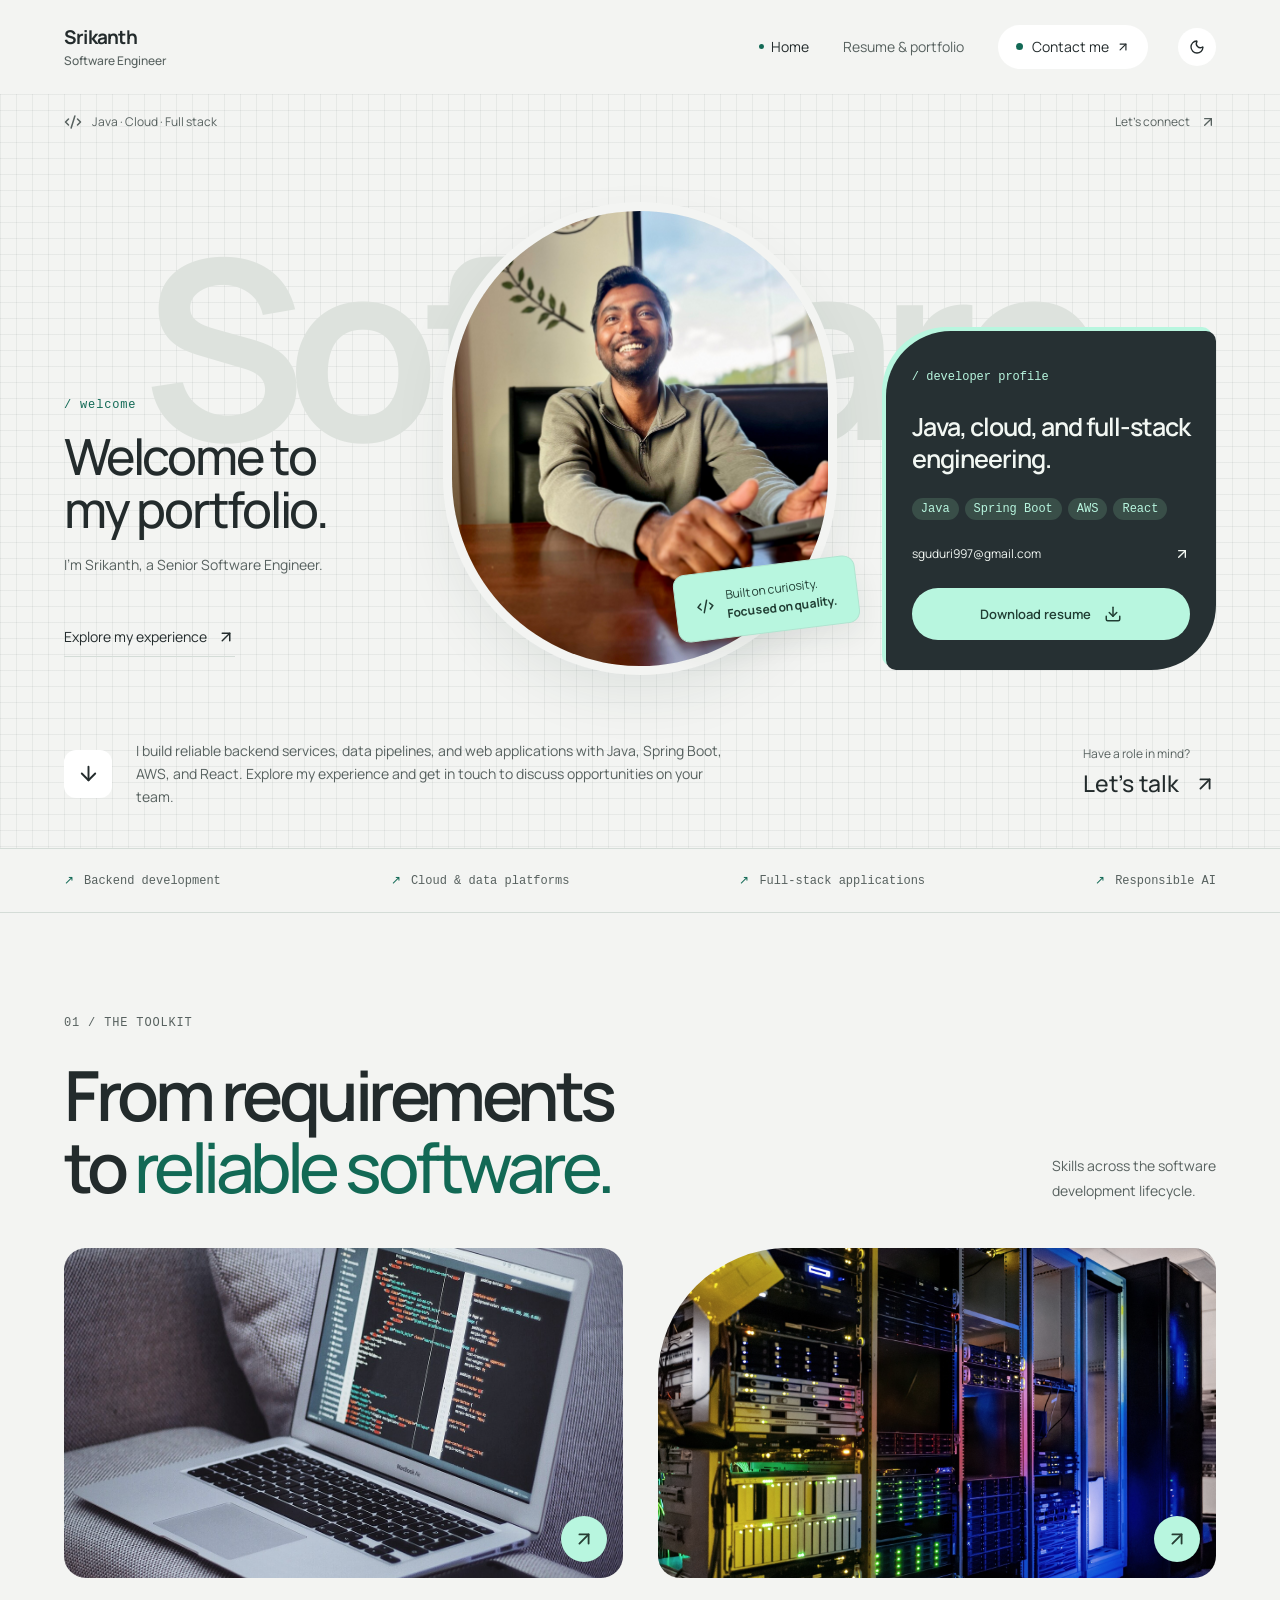
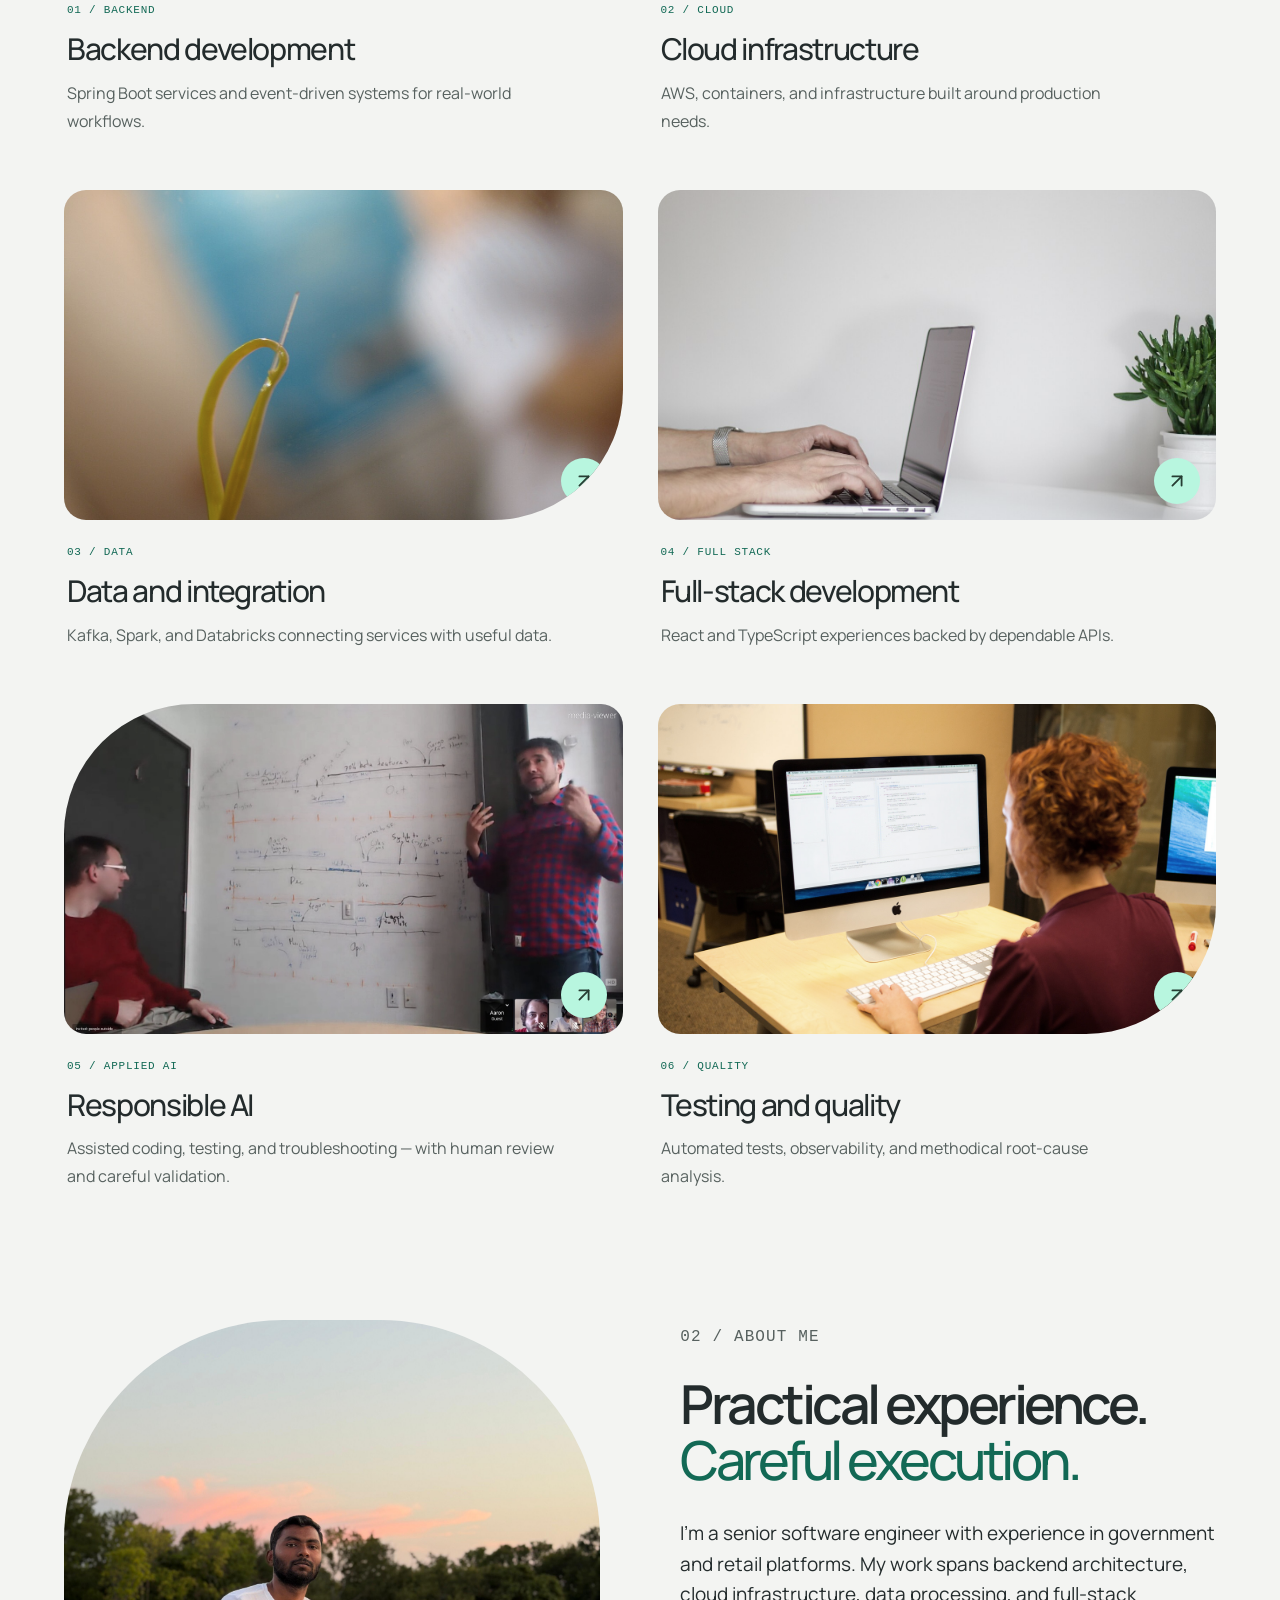
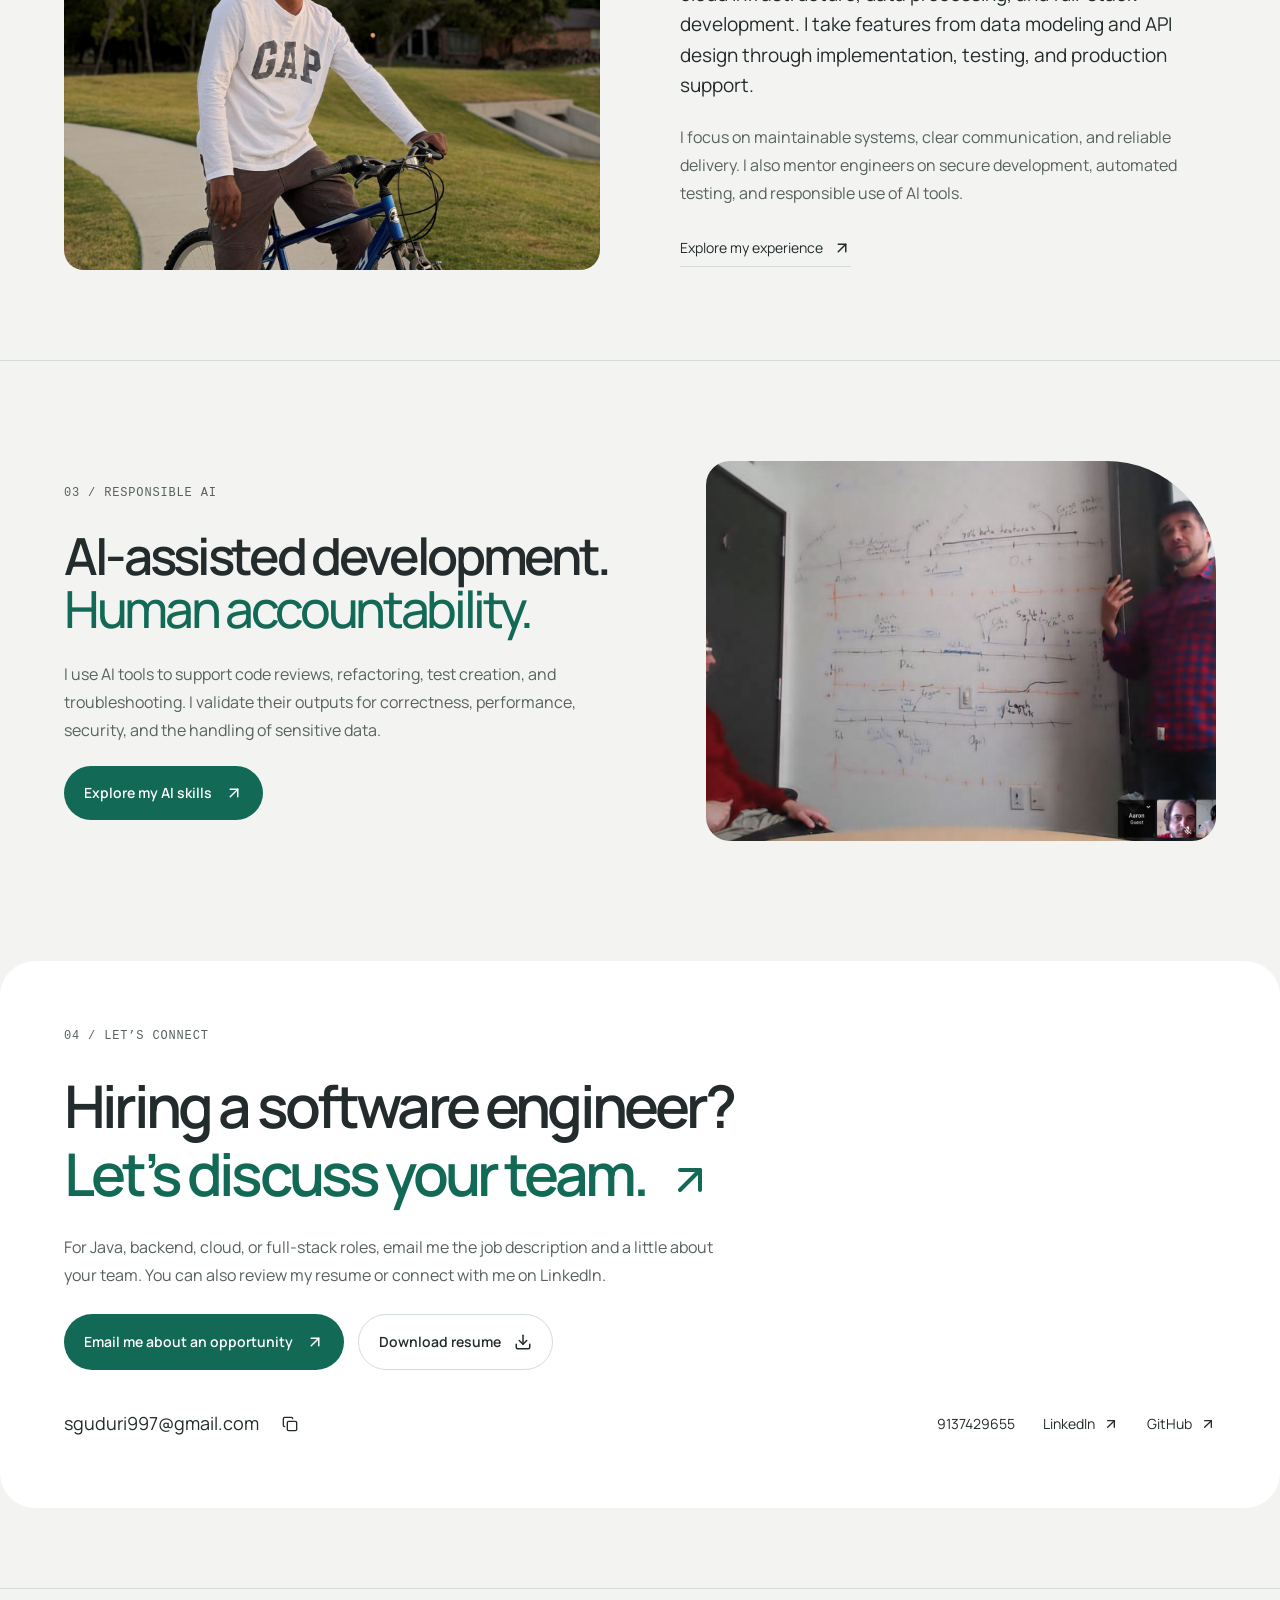
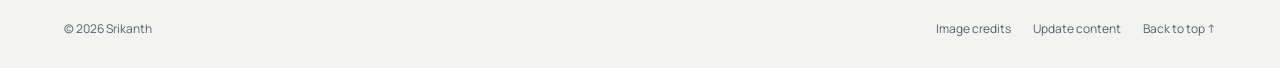
<file: index.html>
<!DOCTYPE html><html lang="en" data-theme="light"><head><meta charSet="utf-8"/><meta name="viewport" content="width=device-width, initial-scale=1"/><link rel="stylesheet" href="/_next/static/css/index.C2TPfK8z.css" data-rsc-css-href="/_next/static/css/index.C2TPfK8z.css" data-precedence="vite-rsc/importer-resources"/><link rel="modulepreload" fetchPriority="low" href="/_next/static/chunks/index-C1IQ6knG.js"/><script src="/_next/static/chunks/rolldown-runtime-C60lm6uB.js" type="module" async=""></script><script src="/_next/static/chunks/framework-D_rUT4EX.js" type="module" async=""></script><link rel="modulepreload" href="/_next/static/chunks/layout-segment-context-H3JHZX7n.js" crossorigin=""/><link rel="modulepreload" href="/_next/static/chunks/site-D364di9Q.js" crossorigin=""/><title>Srikanth Guduri | Senior Software Engineer</title><meta name="description" content="Java, Spring Boot, cloud and full-stack engineering. Explore Srikanth Guduri’s experience, skills, and certifications."/><script>Object.assign(((self[Symbol.for("vinext.navigationRuntime")]??={bootstrap:{routeManifest:null},functions:{}}).bootstrap.rsc??={rsc:[]}),{params:{},nav:{"pathname":"/","searchParams":[]}})</script><link rel="modulepreload" href="/_next/static/chunks/index-C1IQ6knG.js" />
</head><body><div class="site-shell"><a class="skip" href="#main">Skip to content</a><header class="nav-wrap"><a href="/" class="logo" aria-label="Srikanth home">Srikanth<span class="brand-role">Software Engineer</span></a><nav aria-label="Main navigation"><a aria-current="page" href="/">Home</a><a href="/portfolio/">Resume &amp; portfolio</a><a href="#contact">Contact me <svg xmlns="http://www.w3.org/2000/svg" width="14" height="14" viewBox="0 0 24 24" fill="none" stroke="currentColor" stroke-width="2" stroke-linecap="round" stroke-linejoin="round" class="lucide lucide-arrow-up-right" aria-hidden="true"><path d="M7 7h10v10"></path><path d="M7 17 17 7"></path></svg></a></nav><button type="button" tabindex="0" data-slot="button" aria-label="Switch to dark theme" class="group/button inline-flex shrink-0 items-center justify-center rounded-lg border border-transparent bg-clip-padding text-sm font-medium whitespace-nowrap transition-all outline-none select-none focus-visible:border-ring focus-visible:ring-3 focus-visible:ring-ring/50 active:not-aria-[haspopup]:translate-y-px disabled:pointer-events-none disabled:opacity-50 aria-invalid:border-destructive aria-invalid:ring-3 aria-invalid:ring-destructive/20 dark:aria-invalid:border-destructive/50 dark:aria-invalid:ring-destructive/40 [&amp;_svg]:pointer-events-none [&amp;_svg]:shrink-0 [&amp;_svg:not([class*=&#x27;size-&#x27;])]:size-4 hover:bg-muted hover:text-foreground aria-expanded:bg-muted aria-expanded:text-foreground dark:hover:bg-muted/50 h-8 gap-1.5 px-2.5 has-data-[icon=inline-end]:pr-2 has-data-[icon=inline-start]:pl-2 theme-button"><svg xmlns="http://www.w3.org/2000/svg" width="18" height="18" viewBox="0 0 24 24" fill="none" stroke="currentColor" stroke-width="2" stroke-linecap="round" stroke-linejoin="round" class="lucide lucide-moon" aria-hidden="true"><path d="M20.985 12.486a9 9 0 1 1-9.473-9.472c.405-.022.617.46.402.803a6 6 0 0 0 8.268 8.268c.344-.215.825-.004.803.401"></path></svg></button></header><main id="main"><section class="hybrid-hero"><div class="hero-topline shell"><span><svg xmlns="http://www.w3.org/2000/svg" width="18" height="18" viewBox="0 0 24 24" fill="none" stroke="currentColor" stroke-width="2" stroke-linecap="round" stroke-linejoin="round" class="lucide lucide-code-xml" aria-hidden="true"><path d="m18 16 4-4-4-4"></path><path d="m6 8-4 4 4 4"></path><path d="m14.5 4-5 16"></path></svg> Java · Cloud · Full stack</span><a href="mailto:sguduri997@gmail.com">Let’s connect <svg xmlns="http://www.w3.org/2000/svg" width="16" height="16" viewBox="0 0 24 24" fill="none" stroke="currentColor" stroke-width="2" stroke-linecap="round" stroke-linejoin="round" class="lucide lucide-arrow-up-right" aria-hidden="true"><path d="M7 7h10v10"></path><path d="M7 17 17 7"></path></svg></a></div><div class="hero-stage shell"><div class="hero-word" aria-hidden="true">Software.</div><div class="developer-note"><span class="code-label">/ welcome</span><h1>Welcome to my portfolio.</h1><p>I’m <!-- -->Srikanth<!-- -->, a <!-- -->Senior Software Engineer<!-- -->.</p><a class="under-link" href="/portfolio/">Explore my experience <svg xmlns="http://www.w3.org/2000/svg" width="18" height="18" viewBox="0 0 24 24" fill="none" stroke="currentColor" stroke-width="2" stroke-linecap="round" stroke-linejoin="round" class="lucide lucide-arrow-up-right" aria-hidden="true"><path d="M7 7h10v10"></path><path d="M7 17 17 7"></path></svg></a></div><figure class="hero-portrait"><img src="/images/srikanth-portrait.jpeg" alt="Srikanth Guduri smiling indoors" fetchPriority="high"/><figcaption><svg xmlns="http://www.w3.org/2000/svg" width="18" height="18" viewBox="0 0 24 24" fill="none" stroke="currentColor" stroke-width="2" stroke-linecap="round" stroke-linejoin="round" class="lucide lucide-code-xml" aria-hidden="true"><path d="m18 16 4-4-4-4"></path><path d="m6 8-4 4 4 4"></path><path d="m14.5 4-5 16"></path></svg><span>Built on curiosity.<br/><strong>Focused on quality.</strong></span></figcaption></figure><aside class="developer-card"><span class="code-label">/ developer profile</span><h2>Java, cloud, and full-stack engineering.</h2><div class="profile-tags"><span>Java</span><span>Spring Boot</span><span>AWS</span><span>React</span></div><a class="profile-email" href="mailto:sguduri997@gmail.com">sguduri997@gmail.com<svg xmlns="http://www.w3.org/2000/svg" width="16" height="16" viewBox="0 0 24 24" fill="none" stroke="currentColor" stroke-width="2" stroke-linecap="round" stroke-linejoin="round" class="lucide lucide-arrow-up-right" aria-hidden="true"><path d="M7 7h10v10"></path><path d="M7 17 17 7"></path></svg></a><a class="pill primary" href="/Srikanth_Resume.pdf" download="">Download resume <svg xmlns="http://www.w3.org/2000/svg" width="18" height="18" viewBox="0 0 24 24" fill="none" stroke="currentColor" stroke-width="2" stroke-linecap="round" stroke-linejoin="round" class="lucide lucide-download" aria-hidden="true"><path d="M12 15V3"></path><path d="M21 15v4a2 2 0 0 1-2 2H5a2 2 0 0 1-2-2v-4"></path><path d="m7 10 5 5 5-5"></path></svg></a></aside></div><div class="hero-base shell"><a class="scroll-cue" href="#expertise" aria-label="Explore my skills"><svg xmlns="http://www.w3.org/2000/svg" width="23" height="23" viewBox="0 0 24 24" fill="none" stroke="currentColor" stroke-width="2" stroke-linecap="round" stroke-linejoin="round" class="lucide lucide-arrow-down" aria-hidden="true"><path d="M12 5v14"></path><path d="m19 12-7 7-7-7"></path></svg></a><p>I build reliable backend services, data pipelines, and web applications with Java, Spring Boot, AWS, and React. Explore my experience and get in touch to discuss opportunities on your team.</p><a class="hero-hire" href="mailto:sguduri997@gmail.com?subject=Recruitment%20opportunity">Have a role in mind?<strong>Let’s talk <svg xmlns="http://www.w3.org/2000/svg" width="22" height="22" viewBox="0 0 24 24" fill="none" stroke="currentColor" stroke-width="2" stroke-linecap="round" stroke-linejoin="round" class="lucide lucide-arrow-up-right" aria-hidden="true"><path d="M7 7h10v10"></path><path d="M7 17 17 7"></path></svg></strong></a></div></section><div class="recruiter-strip shell"><span>Backend development</span><span>Cloud &amp; data platforms</span><span>Full-stack applications</span><span>Responsible AI</span></div><section id="expertise" class="shell section visual-expertise"><div class="gallery-heading"><div><p class="eyebrow">01 / THE TOOLKIT</p><h2>From requirements<br/>to <em>reliable software.</em></h2></div><p>Skills across the software<br/> development lifecycle.</p></div><div class="photo-grid"><a class="photo-card" href="/portfolio/#skills"><div class="photo-card-image"><img src="/images/code.jpg" alt="Software development on a computer" loading="lazy"/><span class="photo-arrow"><svg xmlns="http://www.w3.org/2000/svg" width="22" height="22" viewBox="0 0 24 24" fill="none" stroke="currentColor" stroke-width="2" stroke-linecap="round" stroke-linejoin="round" class="lucide lucide-arrow-up-right" aria-hidden="true"><path d="M7 7h10v10"></path><path d="M7 17 17 7"></path></svg></span></div><div class="photo-card-copy"><p class="eyebrow">01 / BACKEND</p><h3>Backend development</h3><p>Spring Boot services and event-driven systems for real-world workflows.</p></div></a><a class="photo-card" href="/portfolio/#skills"><div class="photo-card-image"><img src="/images/detail.jpg" alt="Illuminated server racks at NOIRLab" loading="lazy"/><span class="photo-arrow"><svg xmlns="http://www.w3.org/2000/svg" width="22" height="22" viewBox="0 0 24 24" fill="none" stroke="currentColor" stroke-width="2" stroke-linecap="round" stroke-linejoin="round" class="lucide lucide-arrow-up-right" aria-hidden="true"><path d="M7 7h10v10"></path><path d="M7 17 17 7"></path></svg></span></div><div class="photo-card-copy"><p class="eyebrow">02 / CLOUD</p><h3>Cloud infrastructure</h3><p>AWS, containers, and infrastructure built around production needs.</p></div></a><a class="photo-card" href="/portfolio/#skills"><div class="photo-card-image"><img src="/images/network.jpg" alt="Close-up of an optical fiber" loading="lazy"/><span class="photo-arrow"><svg xmlns="http://www.w3.org/2000/svg" width="22" height="22" viewBox="0 0 24 24" fill="none" stroke="currentColor" stroke-width="2" stroke-linecap="round" stroke-linejoin="round" class="lucide lucide-arrow-up-right" aria-hidden="true"><path d="M7 7h10v10"></path><path d="M7 17 17 7"></path></svg></span></div><div class="photo-card-copy"><p class="eyebrow">03 / DATA</p><h3>Data and integration</h3><p>Kafka, Spark, and Databricks connecting services with useful data.</p></div></a><a class="photo-card" href="/portfolio/#experience"><div class="photo-card-image"><img src="/images/workspace.jpg" alt="Computer workspace for software development" loading="lazy"/><span class="photo-arrow"><svg xmlns="http://www.w3.org/2000/svg" width="22" height="22" viewBox="0 0 24 24" fill="none" stroke="currentColor" stroke-width="2" stroke-linecap="round" stroke-linejoin="round" class="lucide lucide-arrow-up-right" aria-hidden="true"><path d="M7 7h10v10"></path><path d="M7 17 17 7"></path></svg></span></div><div class="photo-card-copy"><p class="eyebrow">04 / FULL STACK</p><h3>Full-stack development</h3><p>React and TypeScript experiences backed by dependable APIs.</p></div></a><a class="photo-card" href="/portfolio/?skill=AI#skills"><div class="photo-card-image"><img src="/images/planning.jpg" alt="Software team reviewing a development retrospective" loading="lazy"/><span class="photo-arrow"><svg xmlns="http://www.w3.org/2000/svg" width="22" height="22" viewBox="0 0 24 24" fill="none" stroke="currentColor" stroke-width="2" stroke-linecap="round" stroke-linejoin="round" class="lucide lucide-arrow-up-right" aria-hidden="true"><path d="M7 7h10v10"></path><path d="M7 17 17 7"></path></svg></span></div><div class="photo-card-copy"><p class="eyebrow">05 / APPLIED AI</p><h3>Responsible AI</h3><p>Assisted coding, testing, and troubleshooting — with human review and careful validation.</p></div></a><a class="photo-card" href="/portfolio/#skills"><div class="photo-card-image"><img src="/images/testing.jpg" alt="Programmer writing Java code with JUnit tests" loading="lazy"/><span class="photo-arrow"><svg xmlns="http://www.w3.org/2000/svg" width="22" height="22" viewBox="0 0 24 24" fill="none" stroke="currentColor" stroke-width="2" stroke-linecap="round" stroke-linejoin="round" class="lucide lucide-arrow-up-right" aria-hidden="true"><path d="M7 7h10v10"></path><path d="M7 17 17 7"></path></svg></span></div><div class="photo-card-copy"><p class="eyebrow">06 / QUALITY</p><h3>Testing and quality</h3><p>Automated tests, observability, and methodical root-cause analysis.</p></div></a></div></section><section id="about" class="about-visual shell"><div class="about-photograph"><img src="/images/srikanth-cycling.jpeg" alt="Srikanth outdoors with his bicycle at sunset" loading="lazy"/></div><div class="about-text"><p class="eyebrow">02 / ABOUT ME</p><h2>Practical experience.<br/><em>Careful execution.</em></h2><p class="large-copy">I’m a senior software engineer with experience in government and retail platforms. My work spans backend architecture, cloud infrastructure, data processing, and full-stack development. I take features from data modeling and API design through implementation, testing, and production support.</p><p>I focus on maintainable systems, clear communication, and reliable delivery. I also mentor engineers on secure development, automated testing, and responsible use of AI tools.</p><a class="under-link" href="/portfolio/">Explore my experience <svg xmlns="http://www.w3.org/2000/svg" width="18" height="18" viewBox="0 0 24 24" fill="none" stroke="currentColor" stroke-width="2" stroke-linecap="round" stroke-linejoin="round" class="lucide lucide-arrow-up-right" aria-hidden="true"><path d="M7 7h10v10"></path><path d="M7 17 17 7"></path></svg></a></div></section><section class="ai-feature shell section"><div><p class="eyebrow">03 / RESPONSIBLE AI</p><h2>AI-assisted development.<br/><em>Human accountability.</em></h2><p>I use AI tools to support code reviews, refactoring, test creation, and troubleshooting. I validate their outputs for correctness, performance, security, and the handling of sensitive data.</p><a class="pill primary" href="/portfolio/?skill=AI#skills">Explore my AI skills <svg xmlns="http://www.w3.org/2000/svg" width="18" height="18" viewBox="0 0 24 24" fill="none" stroke="currentColor" stroke-width="2" stroke-linecap="round" stroke-linejoin="round" class="lucide lucide-arrow-up-right" aria-hidden="true"><path d="M7 7h10v10"></path><path d="M7 17 17 7"></path></svg></a></div><img src="/images/planning.jpg" alt="Software team reviewing a development retrospective" loading="lazy"/></section><section id="contact" class="contact shell section"><p class="eyebrow">04 / LET’S CONNECT</p><h2>Hiring a software engineer?<br/><a href="mailto:sguduri997@gmail.com">Let’s discuss your team.<svg xmlns="http://www.w3.org/2000/svg" width="24" height="24" viewBox="0 0 24 24" fill="none" stroke="currentColor" stroke-width="2" stroke-linecap="round" stroke-linejoin="round" class="lucide lucide-arrow-up-right" aria-hidden="true"><path d="M7 7h10v10"></path><path d="M7 17 17 7"></path></svg></a></h2><p class="hiring-copy">For Java, backend, cloud, or full-stack roles, email me the job description and a little about your team. You can also review my resume or connect with me on LinkedIn.</p><div class="contact-cta"><a class="pill primary" href="mailto:sguduri997@gmail.com?subject=Recruitment%20opportunity">Email me about an opportunity <svg xmlns="http://www.w3.org/2000/svg" width="18" height="18" viewBox="0 0 24 24" fill="none" stroke="currentColor" stroke-width="2" stroke-linecap="round" stroke-linejoin="round" class="lucide lucide-arrow-up-right" aria-hidden="true"><path d="M7 7h10v10"></path><path d="M7 17 17 7"></path></svg></a><a class="pill resume-outline" href="/Srikanth_Resume.pdf" download="">Download resume <svg xmlns="http://www.w3.org/2000/svg" width="18" height="18" viewBox="0 0 24 24" fill="none" stroke="currentColor" stroke-width="2" stroke-linecap="round" stroke-linejoin="round" class="lucide lucide-download" aria-hidden="true"><path d="M12 15V3"></path><path d="M21 15v4a2 2 0 0 1-2 2H5a2 2 0 0 1-2-2v-4"></path><path d="m7 10 5 5 5-5"></path></svg></a></div><div class="contact-bottom"><div class="email-row"><a href="mailto:sguduri997@gmail.com">sguduri997@gmail.com</a><button type="button" tabindex="0" data-slot="button" aria-label="Copy email address" class="group/button inline-flex shrink-0 items-center justify-center rounded-lg border border-transparent bg-clip-padding text-sm font-medium whitespace-nowrap transition-all outline-none select-none focus-visible:border-ring focus-visible:ring-3 focus-visible:ring-ring/50 active:not-aria-[haspopup]:translate-y-px disabled:pointer-events-none disabled:opacity-50 aria-invalid:border-destructive aria-invalid:ring-3 aria-invalid:ring-destructive/20 dark:aria-invalid:border-destructive/50 dark:aria-invalid:ring-destructive/40 [&amp;_svg]:pointer-events-none [&amp;_svg]:shrink-0 [&amp;_svg:not([class*=&#x27;size-&#x27;])]:size-4 hover:bg-muted hover:text-foreground aria-expanded:bg-muted aria-expanded:text-foreground dark:hover:bg-muted/50 h-8 gap-1.5 px-2.5 has-data-[icon=inline-end]:pr-2 has-data-[icon=inline-start]:pl-2 icon-btn"><svg xmlns="http://www.w3.org/2000/svg" width="18" height="18" viewBox="0 0 24 24" fill="none" stroke="currentColor" stroke-width="2" stroke-linecap="round" stroke-linejoin="round" class="lucide lucide-copy" aria-hidden="true"><rect width="14" height="14" x="8" y="8" rx="2" ry="2"></rect><path d="M4 16c-1.1 0-2-.9-2-2V4c0-1.1.9-2 2-2h10c1.1 0 2 .9 2 2"></path></svg></button><span class="copy-status" role="status"></span></div><div class="social-links"><a href="tel:9137429655">9137429655</a><a href="https://www.linkedin.com/in/guds12/">LinkedIn <svg xmlns="http://www.w3.org/2000/svg" width="16" height="16" viewBox="0 0 24 24" fill="none" stroke="currentColor" stroke-width="2" stroke-linecap="round" stroke-linejoin="round" class="lucide lucide-arrow-up-right" aria-hidden="true"><path d="M7 7h10v10"></path><path d="M7 17 17 7"></path></svg></a><a href="https://github.com/guds12">GitHub <svg xmlns="http://www.w3.org/2000/svg" width="16" height="16" viewBox="0 0 24 24" fill="none" stroke="currentColor" stroke-width="2" stroke-linecap="round" stroke-linejoin="round" class="lucide lucide-arrow-up-right" aria-hidden="true"><path d="M7 7h10v10"></path><path d="M7 17 17 7"></path></svg></a></div></div></section></main><footer class="footer shell"><span>© <!-- -->2026<!-- --> <!-- -->Srikanth</span><div><a href="/credits/">Image credits</a><a href="/studio/">Update content</a><a href="#main">Back to top ↑</a></div></footer></div><script type="module" src="/_next/static/chunks/index-C1IQ6knG.js" id="_R_" async=""></script><script>((self[Symbol.for("vinext.navigationRuntime")]??={bootstrap:{routeManifest:null},functions:{}}).bootstrap.rsc??={rsc:[]}).rsc.push("0:{\"page:/\":\"$L1\",\"layout:/\":\"$L2\",\"route:/\":\"$L3\",\"__route\":\"route:/\",\"__interceptionContext\":null,\"__layoutIds\":[\"layout:/\"],\"__rootLayout\":\"/\",\"__bfcacheSegmentIdentities\":{\"layout:/\":\"[\\\"layout\\\",\\\"layout:/\\\",\\\"root-boundary:/\\\",\\\"\\\"]\",\"page:/\":\"[\\\"page\\\",\\\"page:/\\\",\\\"root-boundary:/\\\",\\\"\\\"]\"},\"__srcPage\":[\"page\"],\"__layoutFlags\":{\"layout:/\":\"s\"},\"__artifactCompatibility\":{\"schemaVersion\":1,\"graphVersion\":\"app-route-graph:1177fd80f83fa7b0\",\"deploymentVersion\":\"35abd65b-67c8-4777-83f5-4603efa1cf53\",\"appElementsSchemaVersion\":1,\"rscPayloadSchemaVersion\":1,\"rootBoundaryId\":\"/\",\"renderEpoch\":null}}\n")</script><script>((self[Symbol.for("vinext.navigationRuntime")]??={bootstrap:{routeManifest:null},functions:{}}).bootstrap.rsc??={rsc:[]}).rsc.push("4:I[\"8c0f216c4604\",[],\"Children\",1]\n")</script><script>((self[Symbol.for("vinext.navigationRuntime")]??={bootstrap:{routeManifest:null},functions:{}}).bootstrap.rsc??={rsc:[]}).rsc.push("5:I[\"593f344dc510\",[],\"GlobalErrorBoundary\",1]\n")</script><script>((self[Symbol.for("vinext.navigationRuntime")]??={bootstrap:{routeManifest:null},functions:{}}).bootstrap.rsc??={rsc:[]}).rsc.push("6:I[\"0b874ad30386\",[],\"default\",1]\n")</script><script>((self[Symbol.for("vinext.navigationRuntime")]??={bootstrap:{routeManifest:null},functions:{}}).bootstrap.rsc??={rsc:[]}).rsc.push("7:I[\"593f344dc510\",[],\"ErrorBoundary\",1]\n")</script><script>((self[Symbol.for("vinext.navigationRuntime")]??={bootstrap:{routeManifest:null},functions:{}}).bootstrap.rsc??={rsc:[]}).rsc.push("8:I[\"15c18cfaeeff\",[],\"LayoutSegmentProvider\",1]\n")</script><script>((self[Symbol.for("vinext.navigationRuntime")]??={bootstrap:{routeManifest:null},functions:{}}).bootstrap.rsc??={rsc:[]}).rsc.push("9:I[\"8c0f216c4604\",[],\"Slot\",1]\n")</script><script>((self[Symbol.for("vinext.navigationRuntime")]??={bootstrap:{routeManifest:null},functions:{}}).bootstrap.rsc??={rsc:[]}).rsc.push("a:I[\"593f344dc510\",[],\"NotFoundBoundary\",1]\n")</script><script>((self[Symbol.for("vinext.navigationRuntime")]??={bootstrap:{routeManifest:null},functions:{}}).bootstrap.rsc??={rsc:[]}).rsc.push("b:I[\"9276801271d6\",[],\"AppRouterScrollTarget\",1]\n")</script><script>((self[Symbol.for("vinext.navigationRuntime")]??={bootstrap:{routeManifest:null},functions:{}}).bootstrap.rsc??={rsc:[]}).rsc.push("c:I[\"593f344dc510\",[],\"RedirectBoundary\",1]\n")</script><script>((self[Symbol.for("vinext.navigationRuntime")]??={bootstrap:{routeManifest:null},functions:{}}).bootstrap.rsc??={rsc:[]}).rsc.push(":HL[\"/_next/static/css/index.C2TPfK8z.css\",\"style\"     ]\n")</script><script>((self[Symbol.for("vinext.navigationRuntime")]??={bootstrap:{routeManifest:null},functions:{}}).bootstrap.rsc??={rsc:[]}).rsc.push("2:[[[\"$\",\"link\",\"css:/_next/static/css/index.C2TPfK8z.css\",{\"rel\":\"stylesheet\",\"precedence\":\"vite-rsc/importer-resources\",\"href\":\"/_next/static/css/index.C2TPfK8z.css\",\"data-rsc-css-href\":\"/_next/static/css/index.C2TPfK8z.css\"}],\"$undefined\"],[\"$\",\"html\",null,{\"lang\":\"en\",\"data-theme\":\"light\",\"children\":[\"$\",\"body\",null,{\"children\":[\"$\",\"$L4\",null,{}]}]}]]\n")</script><script>((self[Symbol.for("vinext.navigationRuntime")]??={bootstrap:{routeManifest:null},functions:{}}).bootstrap.rsc??={rsc:[]}).rsc.push("3:[[[\"$\",\"meta\",null,{\"charSet\":\"utf-8\"}],[[\"$\",\"title\",\"0\",{\"children\":\"Srikanth Guduri | Senior Software Engineer\"}],[\"$\",\"meta\",\"1\",{\"name\":\"description\",\"content\":\"Java, Spring Boot, cloud and full-stack engineering. Explore Srikanth Guduri’s experience, skills, and certifications.\"}]],[[\"$\",\"meta\",\"0\",{\"name\":\"viewport\",\"content\":\"width=device-width, initial-scale=1\"}]]],[\"$\",\"$L5\",null,{\"fallback\":\"$6\",\"children\":[\"$\",\"$L7\",null,{\"fallback\":\"$6\",\"children\":[\"$\",\"$L8\",null,{\"providerId\":\"layout:/\",\"segmentMap\":{\"children\":[]},\"children\":[\"$\",\"$L9\",null,{\"id\":\"layout:/\",\"parallelSlots\":\"$undefined\",\"children\":[\"$\",\"$La\",null,{\"resetKey\":\"\",\"fallback\":[[\"$\",\"title\",null,{\"children\":\"404: This page could not be found.\"}],[\"$\",\"div\",null,{\"style\":{\"fontFamily\":\"system-ui,\\\"Segoe UI\\\",Roboto,Helvetica,Arial,sans-serif,\\\"Apple Color Emoji\\\",\\\"Segoe UI Emoji\\\"\",\"height\":\"100vh\",\"textAlign\":\"center\",\"display\":\"flex\",\"flexDirection\":\"column\",\"alignItems\":\"center\",\"justifyContent\":\"center\"},\"children\":[\"$\",\"div\",null,{\"children\":[[\"$\",\"style\",null,{\"dangerouslySetInnerHTML\":{\"__html\":\"body{color:#000;background:#fff;margin:0}.next-error-h1{border-right:1px solid rgba(0,0,0,.3)}@media (prefers-color-scheme:dark){body{color:#fff;background:#000}.next-error-h1{border-right:1px solid rgba(255,255,255,.3)}}\"}}],[\"$\",\"h1\",null,{\"className\":\"next-error-h1\",\"style\":{\"display\":\"inline-block\",\"margin\":\"0 20px 0 0\",\"padding\":\"0 23px 0 0\",\"fontSize\":24,\"fontWeight\":500,\"verticalAlign\":\"top\",\"lineHeight\":\"49px\"},\"children\":404}],[\"$\",\"div\",null,{\"style\":{\"display\":\"inline-block\"},\"children\":[\"$\",\"h2\",null,{\"style\":{\"fontSize\":14,\"fontWeight\":400,\"lineHeight\":\"49px\",\"margin\":0},\"children\":\"This page could not be found.\"}]}]]}]}]],\"children\":[\"$\",\"$Lb\",null,{\"children\":[\"$\",\"$Lc\",null,{\"children\":[[\"$\",\"$L8\",null,{\"providerId\":\"page:/\",\"segmentMap\":{\"children\":[\"__PAGE__\"]},\"children\":[\"$\",\"$L9\",null,{\"id\":\"page:/\"}]}],null]}]}]}]}]}]}]}],null,null]\n")</script><script>((self[Symbol.for("vinext.navigationRuntime")]??={bootstrap:{routeManifest:null},functions:{}}).bootstrap.rsc??={rsc:[]}).rsc.push("d:I[\"b85b39017127\",[],\"Site\",1]\n")</script><script>((self[Symbol.for("vinext.navigationRuntime")]??={bootstrap:{routeManifest:null},functions:{}}).bootstrap.rsc??={rsc:[]}).rsc.push("e:I[\"b85b39017127\",[],\"HomeContent\",1]\n")</script><script>((self[Symbol.for("vinext.navigationRuntime")]??={bootstrap:{routeManifest:null},functions:{}}).bootstrap.rsc??={rsc:[]}).rsc.push("1:[\"$\",\"$Ld\",null,{\"children\":[\"$\",\"$Le\",null,{}]}]\n")</script><script>Object.assign(((self[Symbol.for("vinext.navigationRuntime")]??={bootstrap:{routeManifest:null},functions:{}}).bootstrap.rsc??={rsc:[]}),{"initialCacheKind":"static"});((self[Symbol.for("vinext.navigationRuntime")]??={bootstrap:{routeManifest:null},functions:{}}).bootstrap.rsc??={rsc:[]}).done=true</script></body></html>
</file>
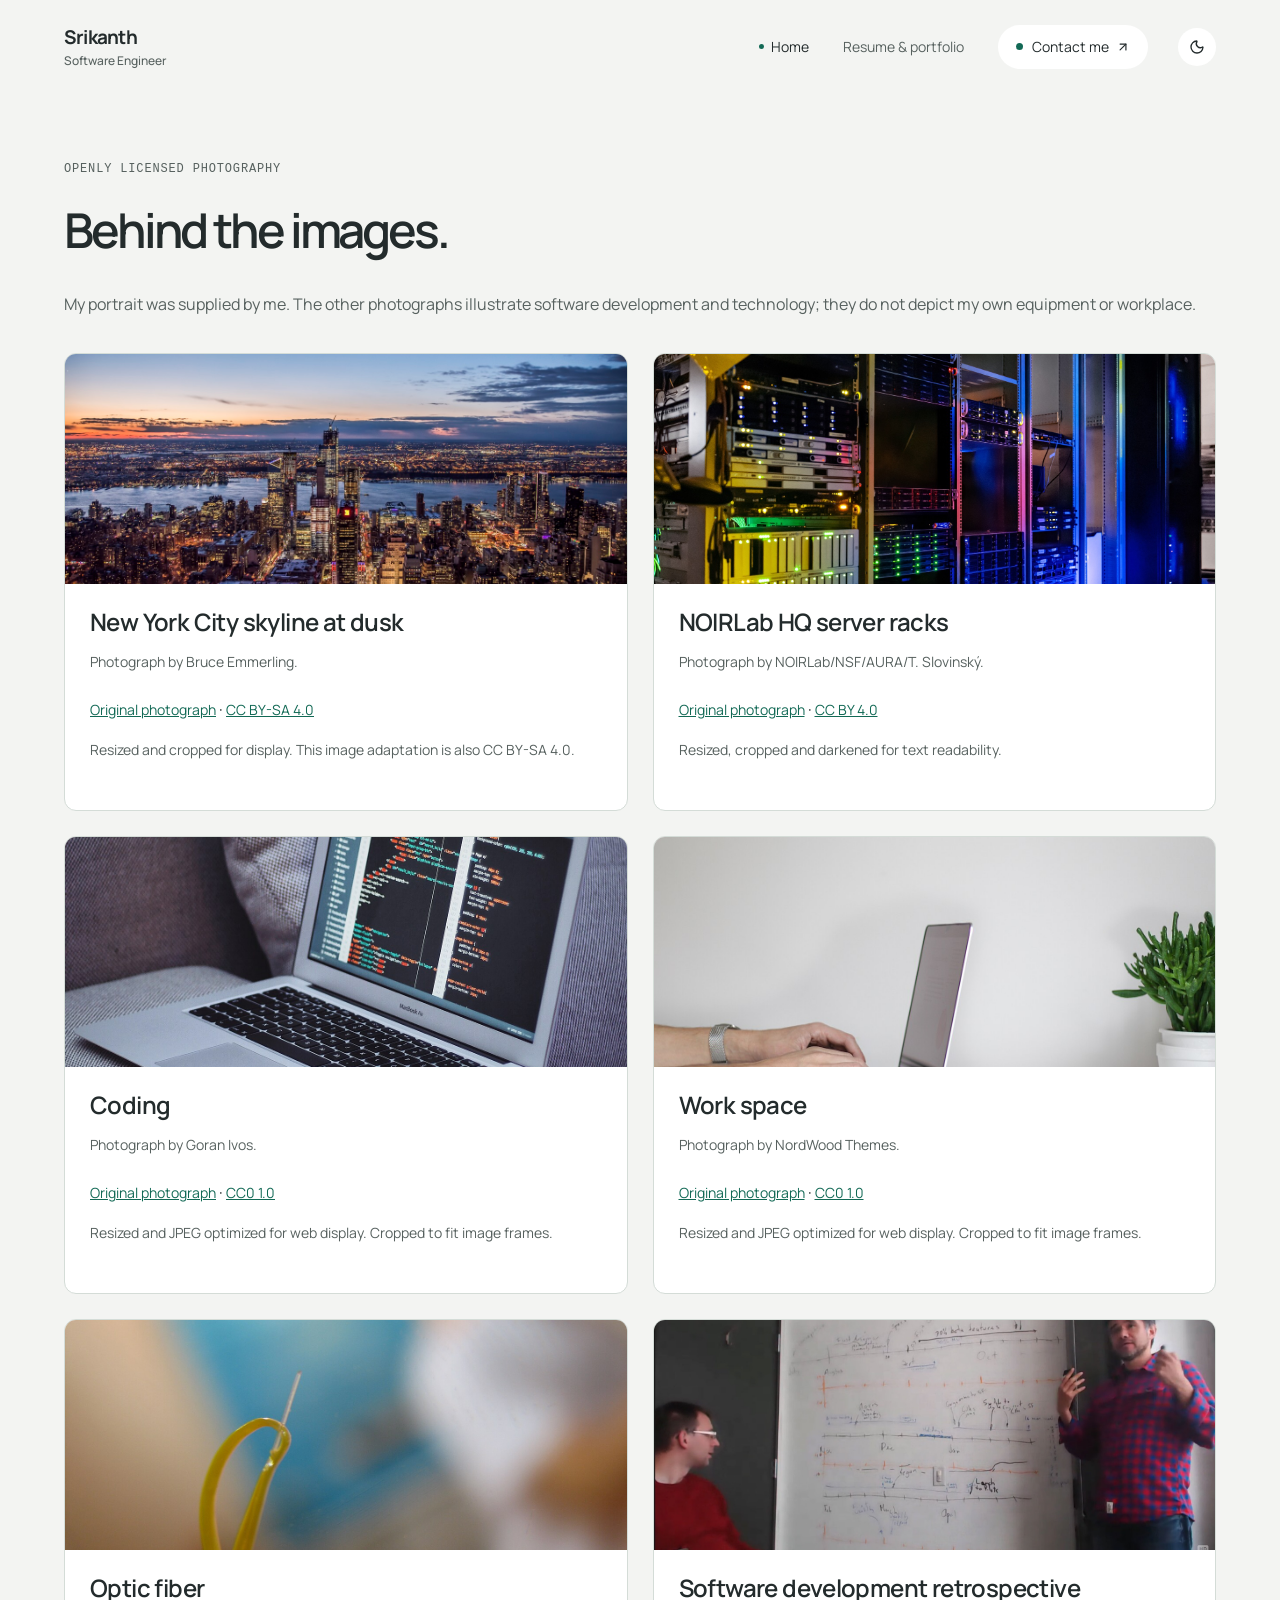
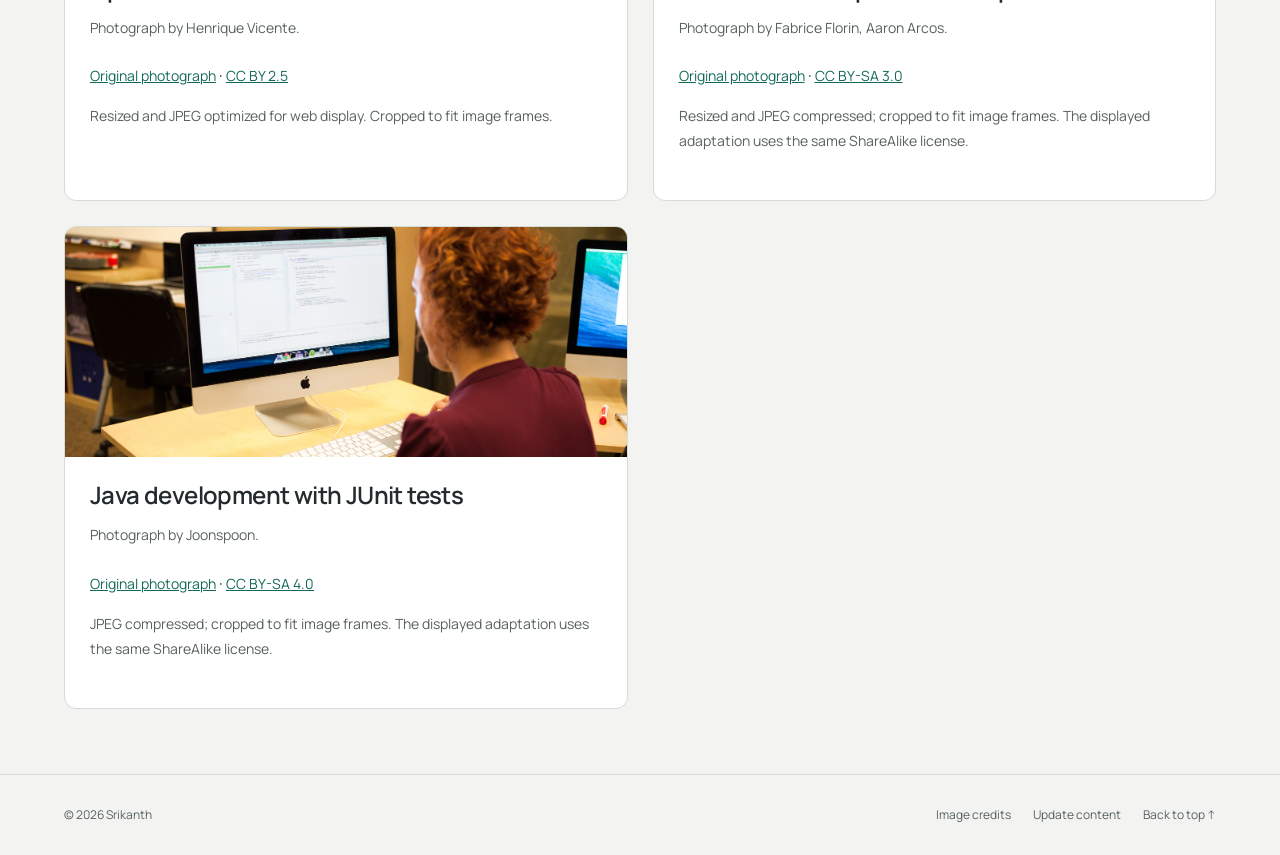
<file: credits/index.html>
<!DOCTYPE html><html lang="en" data-theme="light"><head><meta charSet="utf-8"/><meta name="viewport" content="width=device-width, initial-scale=1"/><link rel="stylesheet" href="/_next/static/css/index.C2TPfK8z.css" data-rsc-css-href="/_next/static/css/index.C2TPfK8z.css" data-precedence="vite-rsc/importer-resources"/><link rel="modulepreload" fetchPriority="low" href="/_next/static/chunks/index-C1IQ6knG.js"/><script src="/_next/static/chunks/rolldown-runtime-C60lm6uB.js" type="module" async=""></script><script src="/_next/static/chunks/framework-D_rUT4EX.js" type="module" async=""></script><link rel="modulepreload" href="/_next/static/chunks/layout-segment-context-H3JHZX7n.js" crossorigin=""/><link rel="modulepreload" href="/_next/static/chunks/site-D364di9Q.js" crossorigin=""/><title>Image Credits | Srikanth Guduri</title><meta name="description" content="Java, Spring Boot, cloud and full-stack engineering. Explore Srikanth Guduri’s experience, skills, and certifications."/><script>Object.assign(((self[Symbol.for("vinext.navigationRuntime")]??={bootstrap:{routeManifest:null},functions:{}}).bootstrap.rsc??={rsc:[]}),{params:{},nav:{"pathname":"/credits","searchParams":[]}})</script><link rel="modulepreload" href="/_next/static/chunks/index-C1IQ6knG.js" />
</head><body><div class="site-shell"><a class="skip" href="#main">Skip to content</a><header class="nav-wrap"><a href="/" class="logo" aria-label="Srikanth home">Srikanth<span class="brand-role">Software Engineer</span></a><nav aria-label="Main navigation"><a aria-current="page" href="/">Home</a><a href="/portfolio/">Resume &amp; portfolio</a><a href="#contact">Contact me <svg xmlns="http://www.w3.org/2000/svg" width="14" height="14" viewBox="0 0 24 24" fill="none" stroke="currentColor" stroke-width="2" stroke-linecap="round" stroke-linejoin="round" class="lucide lucide-arrow-up-right" aria-hidden="true"><path d="M7 7h10v10"></path><path d="M7 17 17 7"></path></svg></a></nav><button type="button" tabindex="0" data-slot="button" aria-label="Switch to dark theme" class="group/button inline-flex shrink-0 items-center justify-center rounded-lg border border-transparent bg-clip-padding text-sm font-medium whitespace-nowrap transition-all outline-none select-none focus-visible:border-ring focus-visible:ring-3 focus-visible:ring-ring/50 active:not-aria-[haspopup]:translate-y-px disabled:pointer-events-none disabled:opacity-50 aria-invalid:border-destructive aria-invalid:ring-3 aria-invalid:ring-destructive/20 dark:aria-invalid:border-destructive/50 dark:aria-invalid:ring-destructive/40 [&amp;_svg]:pointer-events-none [&amp;_svg]:shrink-0 [&amp;_svg:not([class*=&#x27;size-&#x27;])]:size-4 hover:bg-muted hover:text-foreground aria-expanded:bg-muted aria-expanded:text-foreground dark:hover:bg-muted/50 h-8 gap-1.5 px-2.5 has-data-[icon=inline-end]:pr-2 has-data-[icon=inline-start]:pl-2 theme-button"><svg xmlns="http://www.w3.org/2000/svg" width="18" height="18" viewBox="0 0 24 24" fill="none" stroke="currentColor" stroke-width="2" stroke-linecap="round" stroke-linejoin="round" class="lucide lucide-moon" aria-hidden="true"><path d="M20.985 12.486a9 9 0 1 1-9.473-9.472c.405-.022.617.46.402.803a6 6 0 0 0 8.268 8.268c.344-.215.825-.004.803.401"></path></svg></button></header><main id="main" class="shell credits"><p class="eyebrow">OPENLY LICENSED PHOTOGRAPHY</p><h1>Behind the images.</h1><p>My portrait was supplied by me. The other photographs illustrate software development and technology; they do not depict my own equipment or workplace.</p><div class="credits-grid"><article><img src="/images/city.jpg" alt="New York City skyline at dusk" loading="lazy"/><div><h3>New York City skyline at dusk</h3><p>Photograph by <!-- -->Bruce Emmerling<!-- -->.</p><a href="https://commons.wikimedia.org/wiki/File:The_New_York_City_Skyline_at_Dusk.jpg">Original photograph</a> · <a href="https://creativecommons.org/licenses/by-sa/4.0/">CC BY-SA 4.0</a><p>Resized and cropped for display. This image adaptation is also CC BY-SA 4.0.</p></div></article><article><img src="/images/detail.jpg" alt="NOIRLab HQ server racks" loading="lazy"/><div><h3>NOIRLab HQ server racks</h3><p>Photograph by <!-- -->NOIRLab/NSF/AURA/T. Slovinský<!-- -->.</p><a href="https://commons.wikimedia.org/wiki/File:NOIRLab_HQ_Server_Racks_(6V6A0375-CC).jpg">Original photograph</a> · <a href="https://creativecommons.org/licenses/by/4.0/">CC BY 4.0</a><p>Resized, cropped and darkened for text readability.</p></div></article><article><img src="/images/code.jpg" alt="Coding" loading="lazy"/><div><h3>Coding</h3><p>Photograph by <!-- -->Goran Ivos<!-- -->.</p><a href="https://commons.wikimedia.org/wiki/File:Coding_(Unsplash).jpg">Original photograph</a> · <a href="https://creativecommons.org/publicdomain/zero/1.0/">CC0 1.0</a><p>Resized and JPEG optimized for web display. Cropped to fit image frames.</p></div></article><article><img src="/images/workspace.jpg" alt="Work space" loading="lazy"/><div><h3>Work space</h3><p>Photograph by <!-- -->NordWood Themes<!-- -->.</p><a href="https://commons.wikimedia.org/wiki/File:Work_space_(Unsplash).jpg">Original photograph</a> · <a href="https://creativecommons.org/publicdomain/zero/1.0/">CC0 1.0</a><p>Resized and JPEG optimized for web display. Cropped to fit image frames.</p></div></article><article><img src="/images/network.jpg" alt="Optic fiber" loading="lazy"/><div><h3>Optic fiber</h3><p>Photograph by <!-- -->Henrique Vicente<!-- -->.</p><a href="https://commons.wikimedia.org/wiki/File:Optic_fiber.jpg">Original photograph</a> · <a href="https://creativecommons.org/licenses/by/2.5/">CC BY 2.5</a><p>Resized and JPEG optimized for web display. Cropped to fit image frames.</p></div></article><article><img src="/images/planning.jpg" alt="Software development retrospective" loading="lazy"/><div><h3>Software development retrospective</h3><p>Photograph by <!-- -->Fabrice Florin, Aaron Arcos<!-- -->.</p><a href="https://commons.wikimedia.org/wiki/File:Media_Viewer_Launch_Retrospective_Whiteboard_-_April_11_2014_02.jpg">Original photograph</a> · <a href="https://creativecommons.org/licenses/by-sa/3.0/">CC BY-SA 3.0</a><p>Resized and JPEG compressed; cropped to fit image frames. The displayed adaptation uses the same ShareAlike license.</p></div></article><article><img src="/images/testing.jpg" alt="Java development with JUnit tests" loading="lazy"/><div><h3>Java development with JUnit tests</h3><p>Photograph by <!-- -->Joonspoon<!-- -->.</p><a href="https://commons.wikimedia.org/wiki/File:Programmer_writing_code_with_Unit_Tests.jpg">Original photograph</a> · <a href="https://creativecommons.org/licenses/by-sa/4.0/">CC BY-SA 4.0</a><p>JPEG compressed; cropped to fit image frames. The displayed adaptation uses the same ShareAlike license.</p></div></article></div></main><footer class="footer shell"><span>© <!-- -->2026<!-- --> <!-- -->Srikanth</span><div><a href="/credits/">Image credits</a><a href="/studio/">Update content</a><a href="#main">Back to top ↑</a></div></footer></div><script type="module" src="/_next/static/chunks/index-C1IQ6knG.js" id="_R_" async=""></script><script>((self[Symbol.for("vinext.navigationRuntime")]??={bootstrap:{routeManifest:null},functions:{}}).bootstrap.rsc??={rsc:[]}).rsc.push("0:{\"page:/credits\":\"$L1\",\"layout:/\":\"$L2\",\"route:/credits\":\"$L3\",\"__route\":\"route:/credits\",\"__interceptionContext\":null,\"__layoutIds\":[\"layout:/\"],\"__rootLayout\":\"/\",\"__bfcacheSegmentIdentities\":{\"layout:/\":\"[\\\"layout\\\",\\\"layout:/\\\",\\\"root-boundary:/\\\",\\\"\\\"]\",\"page:/credits\":\"[\\\"page\\\",\\\"page:/credits\\\",\\\"root-boundary:/\\\",\\\"[\\\\\\\"credits\\\\\\\"]\\\"]\"},\"__srcPage\":[\"credits\",\"page\"],\"__layoutFlags\":{\"layout:/\":\"s\"},\"__artifactCompatibility\":{\"schemaVersion\":1,\"graphVersion\":\"app-route-graph:e99de7cd94da6c90\",\"deploymentVersion\":\"35abd65b-67c8-4777-83f5-4603efa1cf53\",\"appElementsSchemaVersion\":1,\"rscPayloadSchemaVersion\":1,\"rootBoundaryId\":\"/\",\"renderEpoch\":null}}\n")</script><script>((self[Symbol.for("vinext.navigationRuntime")]??={bootstrap:{routeManifest:null},functions:{}}).bootstrap.rsc??={rsc:[]}).rsc.push("4:I[\"8c0f216c4604\",[],\"Children\",1]\n")</script><script>((self[Symbol.for("vinext.navigationRuntime")]??={bootstrap:{routeManifest:null},functions:{}}).bootstrap.rsc??={rsc:[]}).rsc.push("5:I[\"593f344dc510\",[],\"GlobalErrorBoundary\",1]\n")</script><script>((self[Symbol.for("vinext.navigationRuntime")]??={bootstrap:{routeManifest:null},functions:{}}).bootstrap.rsc??={rsc:[]}).rsc.push("6:I[\"0b874ad30386\",[],\"default\",1]\n")</script><script>((self[Symbol.for("vinext.navigationRuntime")]??={bootstrap:{routeManifest:null},functions:{}}).bootstrap.rsc??={rsc:[]}).rsc.push("7:I[\"593f344dc510\",[],\"ErrorBoundary\",1]\n")</script><script>((self[Symbol.for("vinext.navigationRuntime")]??={bootstrap:{routeManifest:null},functions:{}}).bootstrap.rsc??={rsc:[]}).rsc.push("8:I[\"15c18cfaeeff\",[],\"LayoutSegmentProvider\",1]\n")</script><script>((self[Symbol.for("vinext.navigationRuntime")]??={bootstrap:{routeManifest:null},functions:{}}).bootstrap.rsc??={rsc:[]}).rsc.push("9:I[\"8c0f216c4604\",[],\"Slot\",1]\n")</script><script>((self[Symbol.for("vinext.navigationRuntime")]??={bootstrap:{routeManifest:null},functions:{}}).bootstrap.rsc??={rsc:[]}).rsc.push("a:I[\"593f344dc510\",[],\"NotFoundBoundary\",1]\n")</script><script>((self[Symbol.for("vinext.navigationRuntime")]??={bootstrap:{routeManifest:null},functions:{}}).bootstrap.rsc??={rsc:[]}).rsc.push("b:I[\"9276801271d6\",[],\"AppRouterScrollTarget\",1]\n")</script><script>((self[Symbol.for("vinext.navigationRuntime")]??={bootstrap:{routeManifest:null},functions:{}}).bootstrap.rsc??={rsc:[]}).rsc.push("c:I[\"593f344dc510\",[],\"RedirectBoundary\",1]\n")</script><script>((self[Symbol.for("vinext.navigationRuntime")]??={bootstrap:{routeManifest:null},functions:{}}).bootstrap.rsc??={rsc:[]}).rsc.push(":HL[\"/_next/static/css/index.C2TPfK8z.css\",\"style\"     ]\n")</script><script>((self[Symbol.for("vinext.navigationRuntime")]??={bootstrap:{routeManifest:null},functions:{}}).bootstrap.rsc??={rsc:[]}).rsc.push("2:[[[\"$\",\"link\",\"css:/_next/static/css/index.C2TPfK8z.css\",{\"rel\":\"stylesheet\",\"precedence\":\"vite-rsc/importer-resources\",\"href\":\"/_next/static/css/index.C2TPfK8z.css\",\"data-rsc-css-href\":\"/_next/static/css/index.C2TPfK8z.css\"}],\"$undefined\"],[\"$\",\"html\",null,{\"lang\":\"en\",\"data-theme\":\"light\",\"children\":[\"$\",\"body\",null,{\"children\":[\"$\",\"$L4\",null,{}]}]}]]\n")</script><script>((self[Symbol.for("vinext.navigationRuntime")]??={bootstrap:{routeManifest:null},functions:{}}).bootstrap.rsc??={rsc:[]}).rsc.push("3:[[[\"$\",\"meta\",null,{\"charSet\":\"utf-8\"}],[[\"$\",\"title\",\"0\",{\"children\":\"Image Credits | Srikanth Guduri\"}],[\"$\",\"meta\",\"1\",{\"name\":\"description\",\"content\":\"Java, Spring Boot, cloud and full-stack engineering. Explore Srikanth Guduri’s experience, skills, and certifications.\"}]],[[\"$\",\"meta\",\"0\",{\"name\":\"viewport\",\"content\":\"width=device-width, initial-scale=1\"}]]],[\"$\",\"$L5\",null,{\"fallback\":\"$6\",\"children\":[\"$\",\"$L7\",null,{\"fallback\":\"$6\",\"children\":[\"$\",\"$L8\",null,{\"providerId\":\"layout:/\",\"segmentMap\":{\"children\":[\"credits\"]},\"children\":[\"$\",\"$L9\",null,{\"id\":\"layout:/\",\"parallelSlots\":\"$undefined\",\"children\":[\"$\",\"$La\",null,{\"resetKey\":\"credits\",\"fallback\":[[\"$\",\"title\",null,{\"children\":\"404: This page could not be found.\"}],[\"$\",\"div\",null,{\"style\":{\"fontFamily\":\"system-ui,\\\"Segoe UI\\\",Roboto,Helvetica,Arial,sans-serif,\\\"Apple Color Emoji\\\",\\\"Segoe UI Emoji\\\"\",\"height\":\"100vh\",\"textAlign\":\"center\",\"display\":\"flex\",\"flexDirection\":\"column\",\"alignItems\":\"center\",\"justifyContent\":\"center\"},\"children\":[\"$\",\"div\",null,{\"children\":[[\"$\",\"style\",null,{\"dangerouslySetInnerHTML\":{\"__html\":\"body{color:#000;background:#fff;margin:0}.next-error-h1{border-right:1px solid rgba(0,0,0,.3)}@media (prefers-color-scheme:dark){body{color:#fff;background:#000}.next-error-h1{border-right:1px solid rgba(255,255,255,.3)}}\"}}],[\"$\",\"h1\",null,{\"className\":\"next-error-h1\",\"style\":{\"display\":\"inline-block\",\"margin\":\"0 20px 0 0\",\"padding\":\"0 23px 0 0\",\"fontSize\":24,\"fontWeight\":500,\"verticalAlign\":\"top\",\"lineHeight\":\"49px\"},\"children\":404}],[\"$\",\"div\",null,{\"style\":{\"display\":\"inline-block\"},\"children\":[\"$\",\"h2\",null,{\"style\":{\"fontSize\":14,\"fontWeight\":400,\"lineHeight\":\"49px\",\"margin\":0},\"children\":\"This page could not be found.\"}]}]]}]}]],\"children\":[\"$\",\"$Lb\",null,{\"children\":[\"$\",\"$Lc\",null,{\"children\":[[\"$\",\"$L8\",null,{\"providerId\":\"page:/credits\",\"segmentMap\":{\"children\":[\"__PAGE__\"]},\"children\":[\"$\",\"$L9\",null,{\"id\":\"page:/credits\"}]}],null]}]}]}]}]}]}]}],null,null]\n")</script><script>((self[Symbol.for("vinext.navigationRuntime")]??={bootstrap:{routeManifest:null},functions:{}}).bootstrap.rsc??={rsc:[]}).rsc.push("d:I[\"b85b39017127\",[],\"Site\",1]\n")</script><script>((self[Symbol.for("vinext.navigationRuntime")]??={bootstrap:{routeManifest:null},functions:{}}).bootstrap.rsc??={rsc:[]}).rsc.push("1:[\"$\",\"$Ld\",null,{\"children\":[\"$\",\"main\",null,{\"id\":\"main\",\"className\":\"shell credits\",\"children\":[[\"$\",\"p\",null,{\"className\":\"eyebrow\",\"children\":\"OPENLY LICENSED PHOTOGRAPHY\"}],[\"$\",\"h1\",null,{\"children\":\"Behind the images.\"}],[\"$\",\"p\",null,{\"children\":\"My portrait was supplied by me. The other photographs illustrate software development and technology; they do not depict my own equipment or workplace.\"}],[\"$\",\"div\",null,{\"className\":\"credits-grid\",\"children\":[[\"$\",\"article\",\"city.jpg\",{\"children\":[[\"$\",\"img\",null,{\"src\":\"/images/city.jpg\",\"alt\":\"New York City skyline at dusk\",\"loading\":\"lazy\"}],[\"$\",\"div\",null,{\"children\":[[\"$\",\"h3\",null,{\"children\":\"New York City skyline at dusk\"}],[\"$\",\"p\",null,{\"children\":[\"Photograph by \",\"Bruce Emmerling\",\".\"]}],[\"$\",\"a\",null,{\"href\":\"https://commons.wikimedia.org/wiki/File:The_New_York_City_Skyline_at_Dusk.jpg\",\"children\":\"Original photograph\"}],\" · \",[\"$\",\"a\",null,{\"href\":\"https://creativecommons.org/licenses/by-sa/4.0/\",\"children\":\"CC BY-SA 4.0\"}],[\"$\",\"p\",null,{\"children\":\"Resized and cropped for display. This image adaptation is also CC BY-SA 4.0.\"}]]}]]}],[\"$\",\"article\",\"detail.jpg\",{\"children\":[[\"$\",\"img\",null,{\"src\":\"/images/detail.jpg\",\"alt\":\"NOIRLab HQ server racks\",\"loading\":\"lazy\"}],[\"$\",\"div\",null,{\"children\":[[\"$\",\"h3\",null,{\"children\":\"NOIRLab HQ server racks\"}],[\"$\",\"p\",null,{\"children\":[\"Photograph by \",\"NOIRLab/NSF/AURA/T. Slovinský\",\".\"]}],[\"$\",\"a\",null,{\"href\":\"https://commons.wikimedia.org/wiki/File:NOIRLab_HQ_Server_Racks_(6V6A0375-CC).jpg\",\"children\":\"Original photograph\"}],\" · \",[\"$\",\"a\",null,{\"href\":\"https://creativecommons.org/licenses/by/4.0/\",\"children\":\"CC BY 4.0\"}],[\"$\",\"p\",null,{\"children\":\"Resized, cropped and darkened for text readability.\"}]]}]]}],[\"$\",\"article\",\"code.jpg\",{\"children\":[[\"$\",\"img\",null,{\"src\":\"/images/code.jpg\",\"alt\":\"Coding\",\"loading\":\"lazy\"}],[\"$\",\"div\",null,{\"children\":[[\"$\",\"h3\",null,{\"children\":\"Coding\"}],[\"$\",\"p\",null,{\"children\":[\"Photograph by \",\"Goran Ivos\",\".\"]}],[\"$\",\"a\",null,{\"href\":\"https://commons.wikimedia.org/wiki/File:Coding_(Unsplash).jpg\",\"children\":\"Original photograph\"}],\" · \",[\"$\",\"a\",null,{\"href\":\"https://creativecommons.org/publicdomain/zero/1.0/\",\"children\":\"CC0 1.0\"}],[\"$\",\"p\",null,{\"children\":\"Resized and JPEG optimized for web display. Cropped to fit image frames.\"}]]}]]}],[\"$\",\"article\",\"workspace.jpg\",{\"children\":[[\"$\",\"img\",null,{\"src\":\"/images/workspace.jpg\",\"alt\":\"Work space\",\"loading\":\"lazy\"}],[\"$\",\"div\",null,{\"children\":[[\"$\",\"h3\",null,{\"children\":\"Work space\"}],[\"$\",\"p\",null,{\"children\":[\"Photograph by \",\"NordWood Themes\",\".\"]}],[\"$\",\"a\",null,{\"href\":\"https://commons.wikimedia.org/wiki/File:Work_space_(Unsplash).jpg\",\"children\":\"Original photograph\"}],\" · \",[\"$\",\"a\",null,{\"href\":\"https://creativecommons.org/publicdomain/zero/1.0/\",\"children\":\"CC0 1.0\"}],[\"$\",\"p\",null,{\"children\":\"Resized and JPEG optimized for web display. Cropped to fit image frames.\"}]]}]]}],[\"$\",\"article\",\"network.jpg\",{\"children\":[[\"$\",\"img\",null,{\"src\":\"/images/network.jpg\",\"alt\":\"Optic fiber\",\"loading\":\"lazy\"}],[\"$\",\"div\",null,{\"children\":[[\"$\",\"h3\",null,{\"children\":\"Optic fiber\"}],[\"$\",\"p\",null,{\"children\":[\"Photograph by \",\"Henrique Vicente\",\".\"]}],[\"$\",\"a\",null,{\"href\":\"https://commons.wikimedia.org/wiki/File:Optic_fiber.jpg\",\"children\":\"Original photograph\"}],\" · \",[\"$\",\"a\",null,{\"href\":\"https://creativecommons.org/licenses/by/2.5/\",\"children\":\"CC BY 2.5\"}],[\"$\",\"p\",null,{\"children\":\"Resized and JPEG optimized for web display. Cropped to fit image frames.\"}]]}]]}],[\"$\",\"article\",\"planning.jpg\",{\"children\":[[\"$\",\"img\",null,{\"src\":\"/images/planning.jpg\",\"alt\":\"Software development retrospective\",\"loading\":\"lazy\"}],[\"$\",\"div\",null,{\"children\":[[\"$\",\"h3\",null,{\"children\":\"Software development retrospective\"}],[\"$\",\"p\",null,{\"children\":[\"Photograph by \",\"Fabrice Florin, Aaron Arcos\",\".\"]}],[\"$\",\"a\",null,{\"href\":\"https://commons.wikimedia.org/wiki/File:Media_Viewer_Launch_Retrospective_Whiteboard_-_April_11_2014_02.jpg\",\"children\":\"Original photograph\"}],\" · \",[\"$\",\"a\",null,{\"href\":\"https://creativecommons.org/licenses/by-sa/3.0/\",\"children\":\"CC BY-SA 3.0\"}],[\"$\",\"p\",null,{\"children\":\"Resized and JPEG compressed; cropped to fit image frames. The displayed adaptation uses the same ShareAlike license.\"}]]}]]}],[\"$\",\"article\",\"testing.jpg\",{\"children\":[\"$Le\",\"$Lf\"]}]]}]]}]}]\n")</script><script>((self[Symbol.for("vinext.navigationRuntime")]??={bootstrap:{routeManifest:null},functions:{}}).bootstrap.rsc??={rsc:[]}).rsc.push("e:[\"$\",\"img\",null,{\"src\":\"/images/testing.jpg\",\"alt\":\"Java development with JUnit tests\",\"loading\":\"lazy\"}]\n")</script><script>((self[Symbol.for("vinext.navigationRuntime")]??={bootstrap:{routeManifest:null},functions:{}}).bootstrap.rsc??={rsc:[]}).rsc.push("f:[\"$\",\"div\",null,{\"children\":[[\"$\",\"h3\",null,{\"children\":\"Java development with JUnit tests\"}],[\"$\",\"p\",null,{\"children\":[\"Photograph by \",\"Joonspoon\",\".\"]}],[\"$\",\"a\",null,{\"href\":\"https://commons.wikimedia.org/wiki/File:Programmer_writing_code_with_Unit_Tests.jpg\",\"children\":\"Original photograph\"}],\" · \",[\"$\",\"a\",null,{\"href\":\"https://creativecommons.org/licenses/by-sa/4.0/\",\"children\":\"CC BY-SA 4.0\"}],[\"$\",\"p\",null,{\"children\":\"JPEG compressed; cropped to fit image frames. The displayed adaptation uses the same ShareAlike license.\"}]]}]\n")</script><script>Object.assign(((self[Symbol.for("vinext.navigationRuntime")]??={bootstrap:{routeManifest:null},functions:{}}).bootstrap.rsc??={rsc:[]}),{"initialCacheKind":"static"});((self[Symbol.for("vinext.navigationRuntime")]??={bootstrap:{routeManifest:null},functions:{}}).bootstrap.rsc??={rsc:[]}).done=true</script></body></html>
</file>
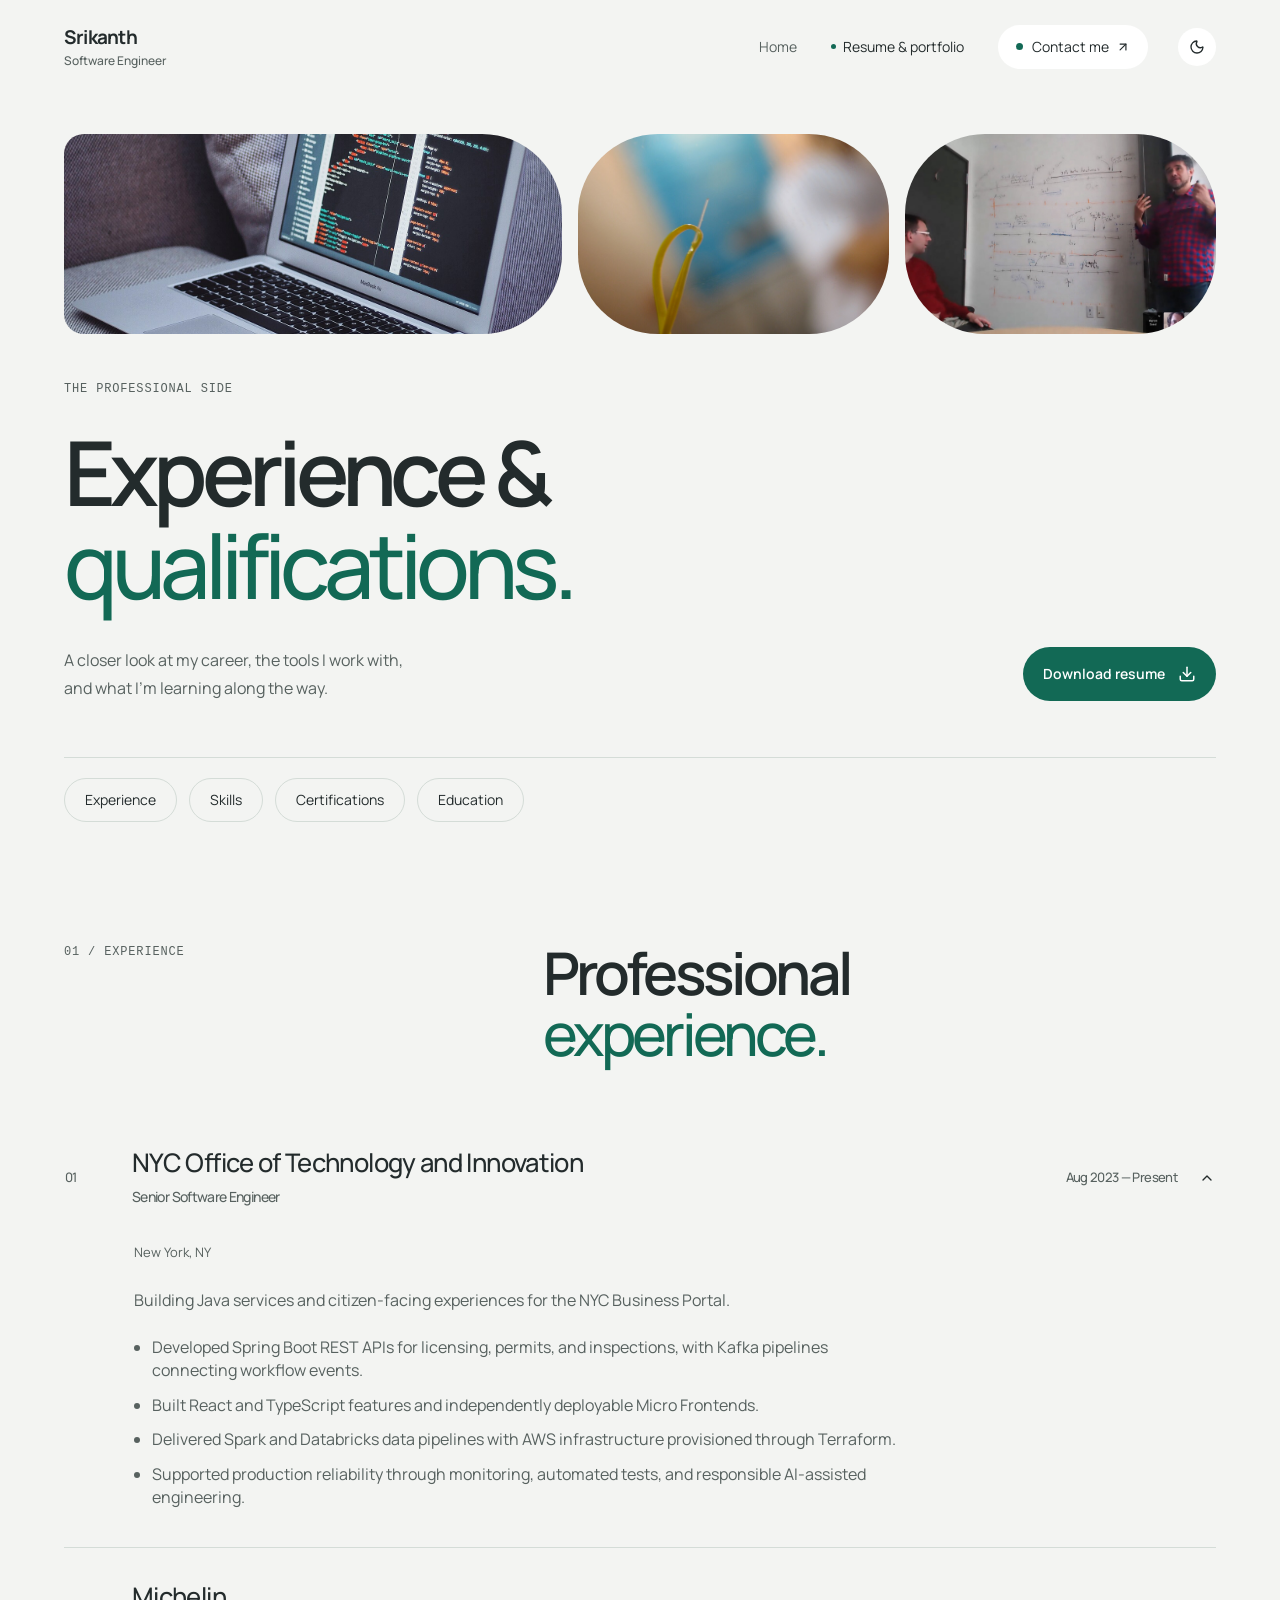
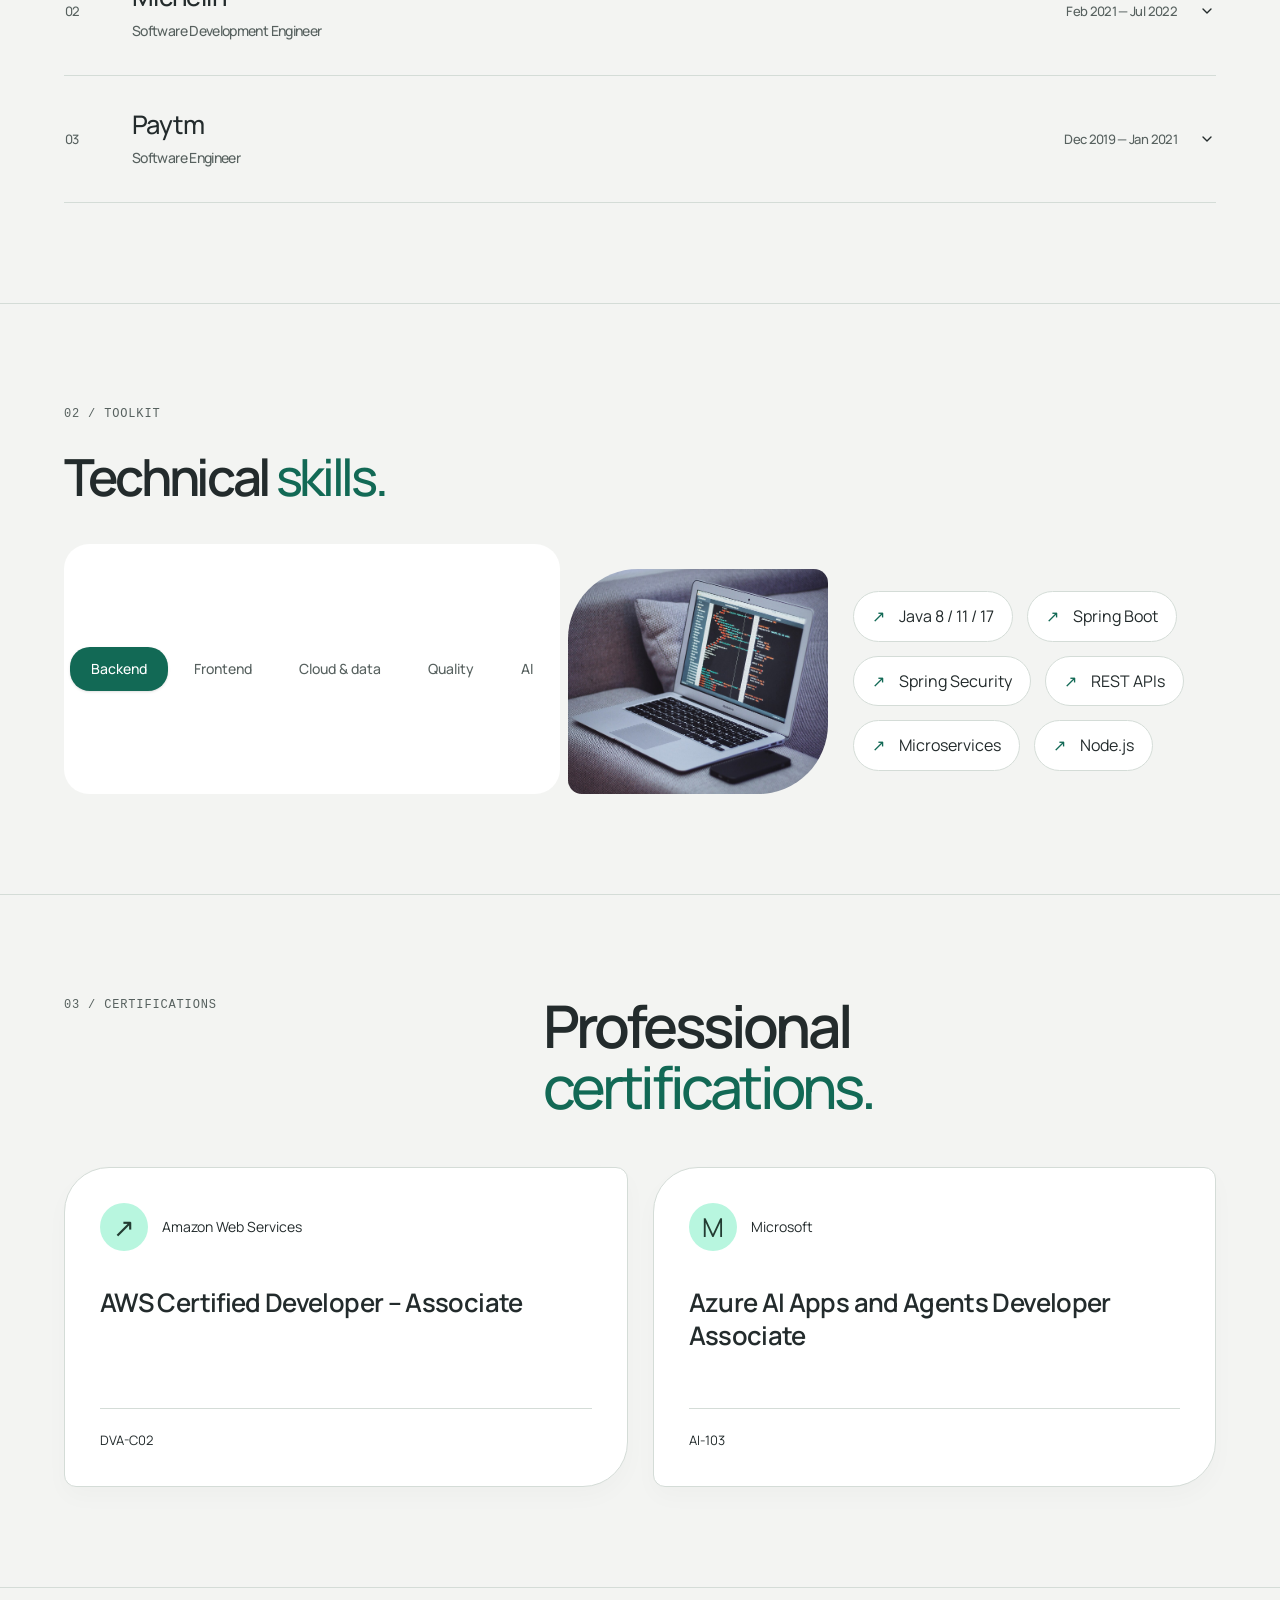
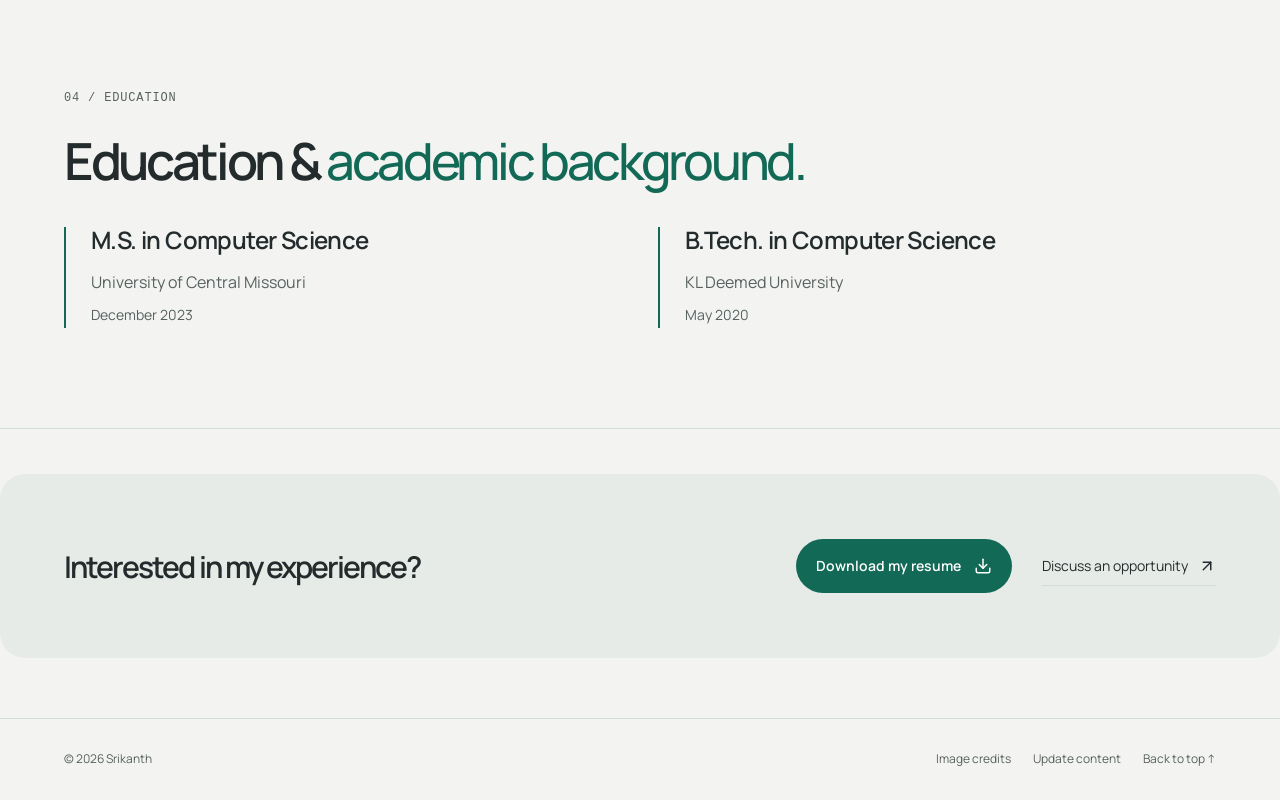
<file: portfolio/index.html>
<!DOCTYPE html><html lang="en" data-theme="light"><head><meta charSet="utf-8"/><meta name="viewport" content="width=device-width, initial-scale=1"/><link rel="stylesheet" href="/_next/static/css/index.C2TPfK8z.css" data-rsc-css-href="/_next/static/css/index.C2TPfK8z.css" data-precedence="vite-rsc/importer-resources"/><link rel="modulepreload" fetchPriority="low" href="/_next/static/chunks/index-C1IQ6knG.js"/><script src="/_next/static/chunks/rolldown-runtime-C60lm6uB.js" type="module" async=""></script><script src="/_next/static/chunks/framework-D_rUT4EX.js" type="module" async=""></script><link rel="modulepreload" href="/_next/static/chunks/layout-segment-context-H3JHZX7n.js" crossorigin=""/><link rel="modulepreload" href="/_next/static/chunks/site-D364di9Q.js" crossorigin=""/><title>Resume &amp; Portfolio | Srikanth Guduri</title><meta name="description" content="Java, Spring Boot, cloud and full-stack engineering. Explore Srikanth Guduri’s experience, skills, and certifications."/><script>Object.assign(((self[Symbol.for("vinext.navigationRuntime")]??={bootstrap:{routeManifest:null},functions:{}}).bootstrap.rsc??={rsc:[]}),{params:{},nav:{"pathname":"/portfolio","searchParams":[]}})</script><link rel="modulepreload" href="/_next/static/chunks/index-C1IQ6knG.js" />
</head><body><div class="site-shell"><a class="skip" href="#main">Skip to content</a><header class="nav-wrap"><a href="/" class="logo" aria-label="Srikanth home">Srikanth<span class="brand-role">Software Engineer</span></a><nav aria-label="Main navigation"><a href="/">Home</a><a aria-current="page" href="/portfolio/">Resume &amp; portfolio</a><a href="/#contact">Contact me <svg xmlns="http://www.w3.org/2000/svg" width="14" height="14" viewBox="0 0 24 24" fill="none" stroke="currentColor" stroke-width="2" stroke-linecap="round" stroke-linejoin="round" class="lucide lucide-arrow-up-right" aria-hidden="true"><path d="M7 7h10v10"></path><path d="M7 17 17 7"></path></svg></a></nav><button type="button" tabindex="0" data-slot="button" aria-label="Switch to dark theme" class="group/button inline-flex shrink-0 items-center justify-center rounded-lg border border-transparent bg-clip-padding text-sm font-medium whitespace-nowrap transition-all outline-none select-none focus-visible:border-ring focus-visible:ring-3 focus-visible:ring-ring/50 active:not-aria-[haspopup]:translate-y-px disabled:pointer-events-none disabled:opacity-50 aria-invalid:border-destructive aria-invalid:ring-3 aria-invalid:ring-destructive/20 dark:aria-invalid:border-destructive/50 dark:aria-invalid:ring-destructive/40 [&amp;_svg]:pointer-events-none [&amp;_svg]:shrink-0 [&amp;_svg:not([class*=&#x27;size-&#x27;])]:size-4 hover:bg-muted hover:text-foreground aria-expanded:bg-muted aria-expanded:text-foreground dark:hover:bg-muted/50 h-8 gap-1.5 px-2.5 has-data-[icon=inline-end]:pr-2 has-data-[icon=inline-start]:pl-2 theme-button"><svg xmlns="http://www.w3.org/2000/svg" width="18" height="18" viewBox="0 0 24 24" fill="none" stroke="currentColor" stroke-width="2" stroke-linecap="round" stroke-linejoin="round" class="lucide lucide-moon" aria-hidden="true"><path d="M20.985 12.486a9 9 0 1 1-9.473-9.472c.405-.022.617.46.402.803a6 6 0 0 0 8.268 8.268c.344-.215.825-.004.803.401"></path></svg></button></header><main id="main" class="portfolio-page"><section class="shell portfolio-heading"><div class="portfolio-image-strip"><img src="/images/code.jpg" alt="Software development"/><img src="/images/network.jpg" alt="Network infrastructure"/><img src="/images/planning.jpg" alt="Software team reviewing a development retrospective"/></div><p class="eyebrow">THE PROFESSIONAL SIDE</p><h1>Experience &amp;<br/><em>qualifications.</em></h1><div><p>A closer look at my career, the tools I work with,<br/> and what I’m learning along the way.</p><a class="pill primary" href="/Srikanth_Resume.pdf" download="">Download resume <svg xmlns="http://www.w3.org/2000/svg" width="18" height="18" viewBox="0 0 24 24" fill="none" stroke="currentColor" stroke-width="2" stroke-linecap="round" stroke-linejoin="round" class="lucide lucide-download" aria-hidden="true"><path d="M12 15V3"></path><path d="M21 15v4a2 2 0 0 1-2 2H5a2 2 0 0 1-2-2v-4"></path><path d="m7 10 5 5 5-5"></path></svg></a></div><nav class="section-nav" aria-label="Portfolio sections"><a href="#experience">Experience</a><a href="#skills">Skills</a><a href="#certifications">Certifications</a><a href="#education">Education</a></nav></section><section id="experience" class="section shell"><div class="section-heading"><p class="eyebrow">01 / EXPERIENCE</p><h2>Professional<br/><em>experience.</em></h2></div><div data-orientation="vertical" data-slot="accordion" class="flex w-full flex-col career"><div data-orientation="vertical" data-index="-1" data-open="" data-slot="accordion-item" class="not-last:border-b career-row"><h3 data-orientation="vertical" data-index="-1" data-open="" class="flex"><button type="button" data-value="0" data-orientation="vertical" data-index="-1" data-panel-open="" tabindex="0" aria-disabled="false" aria-controls="base-ui-_R_1idiH1_" aria-expanded="true" id="base-ui-_R_1idiH2_" data-slot="accordion-trigger" class="focus-visible:ring-ring/50 focus-visible:border-ring focus-visible:after:border-ring **:data-[slot=accordion-trigger-icon]:text-muted-foreground rounded-lg py-2.5 text-left text-sm font-medium hover:underline focus-visible:ring-3 **:data-[slot=accordion-trigger-icon]:ml-auto **:data-[slot=accordion-trigger-icon]:size-4 group/accordion-trigger relative flex flex-1 items-start justify-between border border-transparent transition-all outline-none aria-disabled:pointer-events-none aria-disabled:opacity-50 career-trigger"><span class="career-number">0<!-- -->1</span><span class="career-name"><strong>NYC Office of Technology and Innovation</strong><small>Senior Software Engineer</small></span><span class="career-date">Aug 2023 — Present</span><svg xmlns="http://www.w3.org/2000/svg" width="24" height="24" viewBox="0 0 24 24" fill="none" stroke="currentColor" stroke-width="2" stroke-linecap="round" stroke-linejoin="round" class="lucide lucide-chevron-down pointer-events-none shrink-0 group-aria-expanded/accordion-trigger:hidden" aria-hidden="true" data-slot="accordion-trigger-icon"><path d="m6 9 6 6 6-6"></path></svg><svg xmlns="http://www.w3.org/2000/svg" width="24" height="24" viewBox="0 0 24 24" fill="none" stroke="currentColor" stroke-width="2" stroke-linecap="round" stroke-linejoin="round" class="lucide lucide-chevron-up pointer-events-none hidden shrink-0 group-aria-expanded/accordion-trigger:inline" aria-hidden="true" data-slot="accordion-trigger-icon"><path d="m18 15-6-6-6 6"></path></svg></button></h3><div data-orientation="vertical" data-index="-1" data-open="" id="base-ui-_R_1idiH1_" aria-labelledby="base-ui-_R_1idiH2_" role="region" style="--accordion-panel-height:auto;--accordion-panel-width:auto;animation-name:none" data-slot="accordion-content" class="data-open:animate-accordion-down data-closed:animate-accordion-up text-sm overflow-hidden"><div class="pt-0 pb-2.5 h-(--accordion-panel-height) data-ending-style:h-0 data-starting-style:h-0 [&amp;_a]:underline [&amp;_a]:underline-offset-3 [&amp;_a]:hover:text-foreground [&amp;_p:not(:last-child)]:mb-4 career-body"><p class="career-location">New York, NY</p><p>Building Java services and citizen-facing experiences for the NYC Business Portal.</p><ul><li>Developed Spring Boot REST APIs for licensing, permits, and inspections, with Kafka pipelines connecting workflow events.</li><li>Built React and TypeScript features and independently deployable Micro Frontends.</li><li>Delivered Spark and Databricks data pipelines with AWS infrastructure provisioned through Terraform.</li><li>Supported production reliability through monitoring, automated tests, and responsible AI-assisted engineering.</li></ul></div></div></div><div data-orientation="vertical" data-hidden="" data-index="-1" data-closed="" data-slot="accordion-item" class="not-last:border-b career-row"><h3 data-orientation="vertical" data-hidden="" data-index="-1" data-closed="" class="flex"><button type="button" data-value="0" data-orientation="vertical" data-hidden="" data-index="-1" tabindex="0" aria-disabled="false" aria-expanded="false" id="base-ui-_R_2idiH2_" data-slot="accordion-trigger" class="focus-visible:ring-ring/50 focus-visible:border-ring focus-visible:after:border-ring **:data-[slot=accordion-trigger-icon]:text-muted-foreground rounded-lg py-2.5 text-left text-sm font-medium hover:underline focus-visible:ring-3 **:data-[slot=accordion-trigger-icon]:ml-auto **:data-[slot=accordion-trigger-icon]:size-4 group/accordion-trigger relative flex flex-1 items-start justify-between border border-transparent transition-all outline-none aria-disabled:pointer-events-none aria-disabled:opacity-50 career-trigger"><span class="career-number">0<!-- -->2</span><span class="career-name"><strong>Michelin</strong><small>Software Development Engineer</small></span><span class="career-date">Feb 2021 — Jul 2022</span><svg xmlns="http://www.w3.org/2000/svg" width="24" height="24" viewBox="0 0 24 24" fill="none" stroke="currentColor" stroke-width="2" stroke-linecap="round" stroke-linejoin="round" class="lucide lucide-chevron-down pointer-events-none shrink-0 group-aria-expanded/accordion-trigger:hidden" aria-hidden="true" data-slot="accordion-trigger-icon"><path d="m6 9 6 6 6-6"></path></svg><svg xmlns="http://www.w3.org/2000/svg" width="24" height="24" viewBox="0 0 24 24" fill="none" stroke="currentColor" stroke-width="2" stroke-linecap="round" stroke-linejoin="round" class="lucide lucide-chevron-up pointer-events-none hidden shrink-0 group-aria-expanded/accordion-trigger:inline" aria-hidden="true" data-slot="accordion-trigger-icon"><path d="m18 15-6-6-6 6"></path></svg></button></h3></div><div data-orientation="vertical" data-hidden="" data-index="-1" data-closed="" data-slot="accordion-item" class="not-last:border-b career-row"><h3 data-orientation="vertical" data-hidden="" data-index="-1" data-closed="" class="flex"><button type="button" data-value="0" data-orientation="vertical" data-hidden="" data-index="-1" tabindex="0" aria-disabled="false" aria-expanded="false" id="base-ui-_R_3idiH2_" data-slot="accordion-trigger" class="focus-visible:ring-ring/50 focus-visible:border-ring focus-visible:after:border-ring **:data-[slot=accordion-trigger-icon]:text-muted-foreground rounded-lg py-2.5 text-left text-sm font-medium hover:underline focus-visible:ring-3 **:data-[slot=accordion-trigger-icon]:ml-auto **:data-[slot=accordion-trigger-icon]:size-4 group/accordion-trigger relative flex flex-1 items-start justify-between border border-transparent transition-all outline-none aria-disabled:pointer-events-none aria-disabled:opacity-50 career-trigger"><span class="career-number">0<!-- -->3</span><span class="career-name"><strong>Paytm</strong><small>Software Engineer</small></span><span class="career-date">Dec 2019 — Jan 2021</span><svg xmlns="http://www.w3.org/2000/svg" width="24" height="24" viewBox="0 0 24 24" fill="none" stroke="currentColor" stroke-width="2" stroke-linecap="round" stroke-linejoin="round" class="lucide lucide-chevron-down pointer-events-none shrink-0 group-aria-expanded/accordion-trigger:hidden" aria-hidden="true" data-slot="accordion-trigger-icon"><path d="m6 9 6 6 6-6"></path></svg><svg xmlns="http://www.w3.org/2000/svg" width="24" height="24" viewBox="0 0 24 24" fill="none" stroke="currentColor" stroke-width="2" stroke-linecap="round" stroke-linejoin="round" class="lucide lucide-chevron-up pointer-events-none hidden shrink-0 group-aria-expanded/accordion-trigger:inline" aria-hidden="true" data-slot="accordion-trigger-icon"><path d="m18 15-6-6-6 6"></path></svg></button></h3></div></div></section><section id="skills" class="section shell"><p class="eyebrow">02 / TOOLKIT</p><h2>Technical <em>skills.</em></h2><div data-orientation="horizontal" data-activation-direction="none" data-slot="tabs" class="group/tabs flex gap-2 data-horizontal:flex-col skill-tabs"><div data-orientation="horizontal" data-activation-direction="none" role="tablist" data-slot="tabs-list" data-variant="default" class="group/tabs-list inline-flex w-fit items-center justify-center rounded-lg p-[3px] text-muted-foreground group-data-horizontal/tabs:h-8 group-data-vertical/tabs:h-fit group-data-vertical/tabs:flex-col data-[variant=line]:rounded-none bg-muted skill-tab-list"><button type="button" data-active="" data-orientation="horizontal" data-activation-direction="none" aria-disabled="false" tabindex="-1" role="tab" aria-selected="true" id="base-ui-_R_5rdi_" data-composite-item-active="" data-slot="tabs-trigger" class="relative inline-flex h-[calc(100%-1px)] flex-1 items-center justify-center gap-1.5 rounded-md border border-transparent px-1.5 py-0.5 text-sm font-medium whitespace-nowrap text-foreground/60 transition-all group-data-vertical/tabs:w-full group-data-vertical/tabs:justify-start hover:text-foreground focus-visible:border-ring focus-visible:ring-[3px] focus-visible:ring-ring/50 focus-visible:outline-1 focus-visible:outline-ring disabled:pointer-events-none disabled:opacity-50 has-data-[icon=inline-end]:pr-1 has-data-[icon=inline-start]:pl-1 aria-disabled:pointer-events-none aria-disabled:opacity-50 dark:text-muted-foreground dark:hover:text-foreground group-data-[variant=default]/tabs-list:data-active:shadow-sm group-data-[variant=line]/tabs-list:data-active:shadow-none [&amp;_svg]:pointer-events-none [&amp;_svg]:shrink-0 [&amp;_svg:not([class*=&#x27;size-&#x27;])]:size-4 group-data-[variant=line]/tabs-list:bg-transparent group-data-[variant=line]/tabs-list:data-active:bg-transparent dark:group-data-[variant=line]/tabs-list:data-active:border-transparent dark:group-data-[variant=line]/tabs-list:data-active:bg-transparent data-active:bg-background data-active:text-foreground dark:data-active:border-input dark:data-active:bg-input/30 dark:data-active:text-foreground after:absolute after:bg-foreground after:opacity-0 after:transition-opacity group-data-horizontal/tabs:after:inset-x-0 group-data-horizontal/tabs:after:bottom-[-5px] group-data-horizontal/tabs:after:h-0.5 group-data-vertical/tabs:after:inset-y-0 group-data-vertical/tabs:after:-right-1 group-data-vertical/tabs:after:w-0.5 group-data-[variant=line]/tabs-list:data-active:after:opacity-100 skill-tab">Backend</button><button type="button" data-orientation="horizontal" data-activation-direction="none" aria-disabled="false" tabindex="-1" role="tab" aria-selected="false" id="base-ui-_R_9rdi_" data-slot="tabs-trigger" class="relative inline-flex h-[calc(100%-1px)] flex-1 items-center justify-center gap-1.5 rounded-md border border-transparent px-1.5 py-0.5 text-sm font-medium whitespace-nowrap text-foreground/60 transition-all group-data-vertical/tabs:w-full group-data-vertical/tabs:justify-start hover:text-foreground focus-visible:border-ring focus-visible:ring-[3px] focus-visible:ring-ring/50 focus-visible:outline-1 focus-visible:outline-ring disabled:pointer-events-none disabled:opacity-50 has-data-[icon=inline-end]:pr-1 has-data-[icon=inline-start]:pl-1 aria-disabled:pointer-events-none aria-disabled:opacity-50 dark:text-muted-foreground dark:hover:text-foreground group-data-[variant=default]/tabs-list:data-active:shadow-sm group-data-[variant=line]/tabs-list:data-active:shadow-none [&amp;_svg]:pointer-events-none [&amp;_svg]:shrink-0 [&amp;_svg:not([class*=&#x27;size-&#x27;])]:size-4 group-data-[variant=line]/tabs-list:bg-transparent group-data-[variant=line]/tabs-list:data-active:bg-transparent dark:group-data-[variant=line]/tabs-list:data-active:border-transparent dark:group-data-[variant=line]/tabs-list:data-active:bg-transparent data-active:bg-background data-active:text-foreground dark:data-active:border-input dark:data-active:bg-input/30 dark:data-active:text-foreground after:absolute after:bg-foreground after:opacity-0 after:transition-opacity group-data-horizontal/tabs:after:inset-x-0 group-data-horizontal/tabs:after:bottom-[-5px] group-data-horizontal/tabs:after:h-0.5 group-data-vertical/tabs:after:inset-y-0 group-data-vertical/tabs:after:-right-1 group-data-vertical/tabs:after:w-0.5 group-data-[variant=line]/tabs-list:data-active:after:opacity-100 skill-tab">Frontend</button><button type="button" data-orientation="horizontal" data-activation-direction="none" aria-disabled="false" tabindex="-1" role="tab" aria-selected="false" id="base-ui-_R_drdi_" data-slot="tabs-trigger" class="relative inline-flex h-[calc(100%-1px)] flex-1 items-center justify-center gap-1.5 rounded-md border border-transparent px-1.5 py-0.5 text-sm font-medium whitespace-nowrap text-foreground/60 transition-all group-data-vertical/tabs:w-full group-data-vertical/tabs:justify-start hover:text-foreground focus-visible:border-ring focus-visible:ring-[3px] focus-visible:ring-ring/50 focus-visible:outline-1 focus-visible:outline-ring disabled:pointer-events-none disabled:opacity-50 has-data-[icon=inline-end]:pr-1 has-data-[icon=inline-start]:pl-1 aria-disabled:pointer-events-none aria-disabled:opacity-50 dark:text-muted-foreground dark:hover:text-foreground group-data-[variant=default]/tabs-list:data-active:shadow-sm group-data-[variant=line]/tabs-list:data-active:shadow-none [&amp;_svg]:pointer-events-none [&amp;_svg]:shrink-0 [&amp;_svg:not([class*=&#x27;size-&#x27;])]:size-4 group-data-[variant=line]/tabs-list:bg-transparent group-data-[variant=line]/tabs-list:data-active:bg-transparent dark:group-data-[variant=line]/tabs-list:data-active:border-transparent dark:group-data-[variant=line]/tabs-list:data-active:bg-transparent data-active:bg-background data-active:text-foreground dark:data-active:border-input dark:data-active:bg-input/30 dark:data-active:text-foreground after:absolute after:bg-foreground after:opacity-0 after:transition-opacity group-data-horizontal/tabs:after:inset-x-0 group-data-horizontal/tabs:after:bottom-[-5px] group-data-horizontal/tabs:after:h-0.5 group-data-vertical/tabs:after:inset-y-0 group-data-vertical/tabs:after:-right-1 group-data-vertical/tabs:after:w-0.5 group-data-[variant=line]/tabs-list:data-active:after:opacity-100 skill-tab">Cloud &amp; data</button><button type="button" data-orientation="horizontal" data-activation-direction="none" aria-disabled="false" tabindex="-1" role="tab" aria-selected="false" id="base-ui-_R_hrdi_" data-slot="tabs-trigger" class="relative inline-flex h-[calc(100%-1px)] flex-1 items-center justify-center gap-1.5 rounded-md border border-transparent px-1.5 py-0.5 text-sm font-medium whitespace-nowrap text-foreground/60 transition-all group-data-vertical/tabs:w-full group-data-vertical/tabs:justify-start hover:text-foreground focus-visible:border-ring focus-visible:ring-[3px] focus-visible:ring-ring/50 focus-visible:outline-1 focus-visible:outline-ring disabled:pointer-events-none disabled:opacity-50 has-data-[icon=inline-end]:pr-1 has-data-[icon=inline-start]:pl-1 aria-disabled:pointer-events-none aria-disabled:opacity-50 dark:text-muted-foreground dark:hover:text-foreground group-data-[variant=default]/tabs-list:data-active:shadow-sm group-data-[variant=line]/tabs-list:data-active:shadow-none [&amp;_svg]:pointer-events-none [&amp;_svg]:shrink-0 [&amp;_svg:not([class*=&#x27;size-&#x27;])]:size-4 group-data-[variant=line]/tabs-list:bg-transparent group-data-[variant=line]/tabs-list:data-active:bg-transparent dark:group-data-[variant=line]/tabs-list:data-active:border-transparent dark:group-data-[variant=line]/tabs-list:data-active:bg-transparent data-active:bg-background data-active:text-foreground dark:data-active:border-input dark:data-active:bg-input/30 dark:data-active:text-foreground after:absolute after:bg-foreground after:opacity-0 after:transition-opacity group-data-horizontal/tabs:after:inset-x-0 group-data-horizontal/tabs:after:bottom-[-5px] group-data-horizontal/tabs:after:h-0.5 group-data-vertical/tabs:after:inset-y-0 group-data-vertical/tabs:after:-right-1 group-data-vertical/tabs:after:w-0.5 group-data-[variant=line]/tabs-list:data-active:after:opacity-100 skill-tab">Quality</button><button type="button" data-orientation="horizontal" data-activation-direction="none" aria-disabled="false" tabindex="-1" role="tab" aria-selected="false" id="base-ui-_R_lrdi_" data-slot="tabs-trigger" class="relative inline-flex h-[calc(100%-1px)] flex-1 items-center justify-center gap-1.5 rounded-md border border-transparent px-1.5 py-0.5 text-sm font-medium whitespace-nowrap text-foreground/60 transition-all group-data-vertical/tabs:w-full group-data-vertical/tabs:justify-start hover:text-foreground focus-visible:border-ring focus-visible:ring-[3px] focus-visible:ring-ring/50 focus-visible:outline-1 focus-visible:outline-ring disabled:pointer-events-none disabled:opacity-50 has-data-[icon=inline-end]:pr-1 has-data-[icon=inline-start]:pl-1 aria-disabled:pointer-events-none aria-disabled:opacity-50 dark:text-muted-foreground dark:hover:text-foreground group-data-[variant=default]/tabs-list:data-active:shadow-sm group-data-[variant=line]/tabs-list:data-active:shadow-none [&amp;_svg]:pointer-events-none [&amp;_svg]:shrink-0 [&amp;_svg:not([class*=&#x27;size-&#x27;])]:size-4 group-data-[variant=line]/tabs-list:bg-transparent group-data-[variant=line]/tabs-list:data-active:bg-transparent dark:group-data-[variant=line]/tabs-list:data-active:border-transparent dark:group-data-[variant=line]/tabs-list:data-active:bg-transparent data-active:bg-background data-active:text-foreground dark:data-active:border-input dark:data-active:bg-input/30 dark:data-active:text-foreground after:absolute after:bg-foreground after:opacity-0 after:transition-opacity group-data-horizontal/tabs:after:inset-x-0 group-data-horizontal/tabs:after:bottom-[-5px] group-data-horizontal/tabs:after:h-0.5 group-data-vertical/tabs:after:inset-y-0 group-data-vertical/tabs:after:-right-1 group-data-vertical/tabs:after:w-0.5 group-data-[variant=line]/tabs-list:data-active:after:opacity-100 skill-tab">AI</button></div><div data-orientation="horizontal" data-activation-direction="none" id="base-ui-_R_6rdi_" role="tabpanel" tabindex="0" data-index="-1" data-slot="tabs-content" class="flex-1 text-sm outline-none"><div class="skill-visual"><img src="/images/code.jpg" alt="Backend technology illustration" loading="lazy"/><div class="skill-cloud"><span style="animation-delay:0ms"><span>↗</span>Java 8 / 11 / 17</span><span style="animation-delay:35ms"><span>↗</span>Spring Boot</span><span style="animation-delay:70ms"><span>↗</span>Spring Security</span><span style="animation-delay:105ms"><span>↗</span>REST APIs</span><span style="animation-delay:140ms"><span>↗</span>Microservices</span><span style="animation-delay:175ms"><span>↗</span>Node.js</span></div></div></div></div></section><section id="certifications" class="section shell"><div class="section-heading"><p class="eyebrow">03 / CERTIFICATIONS</p><h2>Professional<br/><em>certifications.</em></h2></div><div class="cert-grid"><article class="certificate"><div class="certificate-top"><span class="cert-mark">↗</span><span>Amazon Web Services</span></div><h3>AWS Certified Developer – Associate</h3><div class="cert-bottom"><span>DVA-C02</span></div></article><article class="certificate"><div class="certificate-top"><span class="cert-mark">M</span><span>Microsoft</span></div><h3>Azure AI Apps and Agents Developer Associate</h3><div class="cert-bottom"><span>AI-103</span></div></article></div></section><section id="education" class="section shell"><p class="eyebrow">04 / EDUCATION</p><h2>Education &amp; <em>academic background.</em></h2><div class="education-list"><article><h3>M.S. in Computer Science</h3><p>University of Central Missouri</p><span>December 2023</span></article><article><h3>B.Tech. in Computer Science</h3><p>KL Deemed University</p><span>May 2020</span></article></div></section><section class="resume-end shell"><h2>Interested in my experience?</h2><a class="pill primary" href="/Srikanth_Resume.pdf" download="">Download my resume <svg xmlns="http://www.w3.org/2000/svg" width="18" height="18" viewBox="0 0 24 24" fill="none" stroke="currentColor" stroke-width="2" stroke-linecap="round" stroke-linejoin="round" class="lucide lucide-download" aria-hidden="true"><path d="M12 15V3"></path><path d="M21 15v4a2 2 0 0 1-2 2H5a2 2 0 0 1-2-2v-4"></path><path d="m7 10 5 5 5-5"></path></svg></a><a class="under-link" href="mailto:sguduri997@gmail.com">Discuss an opportunity <svg xmlns="http://www.w3.org/2000/svg" width="18" height="18" viewBox="0 0 24 24" fill="none" stroke="currentColor" stroke-width="2" stroke-linecap="round" stroke-linejoin="round" class="lucide lucide-arrow-up-right" aria-hidden="true"><path d="M7 7h10v10"></path><path d="M7 17 17 7"></path></svg></a></section></main><footer class="footer shell"><span>© <!-- -->2026<!-- --> <!-- -->Srikanth</span><div><a href="/credits/">Image credits</a><a href="/studio/">Update content</a><a href="#main">Back to top ↑</a></div></footer></div><script type="module" src="/_next/static/chunks/index-C1IQ6knG.js" id="_R_" async=""></script><script>((self[Symbol.for("vinext.navigationRuntime")]??={bootstrap:{routeManifest:null},functions:{}}).bootstrap.rsc??={rsc:[]}).rsc.push("0:{\"page:/portfolio\":\"$L1\",\"layout:/\":\"$L2\",\"route:/portfolio\":\"$L3\",\"__route\":\"route:/portfolio\",\"__interceptionContext\":null,\"__layoutIds\":[\"layout:/\"],\"__rootLayout\":\"/\",\"__bfcacheSegmentIdentities\":{\"layout:/\":\"[\\\"layout\\\",\\\"layout:/\\\",\\\"root-boundary:/\\\",\\\"\\\"]\",\"page:/portfolio\":\"[\\\"page\\\",\\\"page:/portfolio\\\",\\\"root-boundary:/\\\",\\\"[\\\\\\\"portfolio\\\\\\\"]\\\"]\"},\"__srcPage\":[\"portfolio\",\"page\"],\"__layoutFlags\":{\"layout:/\":\"s\"},\"__artifactCompatibility\":{\"schemaVersion\":1,\"graphVersion\":\"app-route-graph:64524528c42a8550\",\"deploymentVersion\":\"35abd65b-67c8-4777-83f5-4603efa1cf53\",\"appElementsSchemaVersion\":1,\"rscPayloadSchemaVersion\":1,\"rootBoundaryId\":\"/\",\"renderEpoch\":null}}\n")</script><script>((self[Symbol.for("vinext.navigationRuntime")]??={bootstrap:{routeManifest:null},functions:{}}).bootstrap.rsc??={rsc:[]}).rsc.push("4:I[\"8c0f216c4604\",[],\"Children\",1]\n")</script><script>((self[Symbol.for("vinext.navigationRuntime")]??={bootstrap:{routeManifest:null},functions:{}}).bootstrap.rsc??={rsc:[]}).rsc.push("5:I[\"593f344dc510\",[],\"GlobalErrorBoundary\",1]\n")</script><script>((self[Symbol.for("vinext.navigationRuntime")]??={bootstrap:{routeManifest:null},functions:{}}).bootstrap.rsc??={rsc:[]}).rsc.push("6:I[\"0b874ad30386\",[],\"default\",1]\n")</script><script>((self[Symbol.for("vinext.navigationRuntime")]??={bootstrap:{routeManifest:null},functions:{}}).bootstrap.rsc??={rsc:[]}).rsc.push("7:I[\"593f344dc510\",[],\"ErrorBoundary\",1]\n")</script><script>((self[Symbol.for("vinext.navigationRuntime")]??={bootstrap:{routeManifest:null},functions:{}}).bootstrap.rsc??={rsc:[]}).rsc.push("8:I[\"15c18cfaeeff\",[],\"LayoutSegmentProvider\",1]\n")</script><script>((self[Symbol.for("vinext.navigationRuntime")]??={bootstrap:{routeManifest:null},functions:{}}).bootstrap.rsc??={rsc:[]}).rsc.push("9:I[\"8c0f216c4604\",[],\"Slot\",1]\n")</script><script>((self[Symbol.for("vinext.navigationRuntime")]??={bootstrap:{routeManifest:null},functions:{}}).bootstrap.rsc??={rsc:[]}).rsc.push("a:I[\"593f344dc510\",[],\"NotFoundBoundary\",1]\n")</script><script>((self[Symbol.for("vinext.navigationRuntime")]??={bootstrap:{routeManifest:null},functions:{}}).bootstrap.rsc??={rsc:[]}).rsc.push("b:I[\"9276801271d6\",[],\"AppRouterScrollTarget\",1]\n")</script><script>((self[Symbol.for("vinext.navigationRuntime")]??={bootstrap:{routeManifest:null},functions:{}}).bootstrap.rsc??={rsc:[]}).rsc.push("c:I[\"593f344dc510\",[],\"RedirectBoundary\",1]\n")</script><script>((self[Symbol.for("vinext.navigationRuntime")]??={bootstrap:{routeManifest:null},functions:{}}).bootstrap.rsc??={rsc:[]}).rsc.push(":HL[\"/_next/static/css/index.C2TPfK8z.css\",\"style\"     ]\n")</script><script>((self[Symbol.for("vinext.navigationRuntime")]??={bootstrap:{routeManifest:null},functions:{}}).bootstrap.rsc??={rsc:[]}).rsc.push("2:[[[\"$\",\"link\",\"css:/_next/static/css/index.C2TPfK8z.css\",{\"rel\":\"stylesheet\",\"precedence\":\"vite-rsc/importer-resources\",\"href\":\"/_next/static/css/index.C2TPfK8z.css\",\"data-rsc-css-href\":\"/_next/static/css/index.C2TPfK8z.css\"}],\"$undefined\"],[\"$\",\"html\",null,{\"lang\":\"en\",\"data-theme\":\"light\",\"children\":[\"$\",\"body\",null,{\"children\":[\"$\",\"$L4\",null,{}]}]}]]\n")</script><script>((self[Symbol.for("vinext.navigationRuntime")]??={bootstrap:{routeManifest:null},functions:{}}).bootstrap.rsc??={rsc:[]}).rsc.push("3:[[[\"$\",\"meta\",null,{\"charSet\":\"utf-8\"}],[[\"$\",\"title\",\"0\",{\"children\":\"Resume \u0026 Portfolio | Srikanth Guduri\"}],[\"$\",\"meta\",\"1\",{\"name\":\"description\",\"content\":\"Java, Spring Boot, cloud and full-stack engineering. Explore Srikanth Guduri’s experience, skills, and certifications.\"}]],[[\"$\",\"meta\",\"0\",{\"name\":\"viewport\",\"content\":\"width=device-width, initial-scale=1\"}]]],[\"$\",\"$L5\",null,{\"fallback\":\"$6\",\"children\":[\"$\",\"$L7\",null,{\"fallback\":\"$6\",\"children\":[\"$\",\"$L8\",null,{\"providerId\":\"layout:/\",\"segmentMap\":{\"children\":[\"portfolio\"]},\"children\":[\"$\",\"$L9\",null,{\"id\":\"layout:/\",\"parallelSlots\":\"$undefined\",\"children\":[\"$\",\"$La\",null,{\"resetKey\":\"portfolio\",\"fallback\":[[\"$\",\"title\",null,{\"children\":\"404: This page could not be found.\"}],[\"$\",\"div\",null,{\"style\":{\"fontFamily\":\"system-ui,\\\"Segoe UI\\\",Roboto,Helvetica,Arial,sans-serif,\\\"Apple Color Emoji\\\",\\\"Segoe UI Emoji\\\"\",\"height\":\"100vh\",\"textAlign\":\"center\",\"display\":\"flex\",\"flexDirection\":\"column\",\"alignItems\":\"center\",\"justifyContent\":\"center\"},\"children\":[\"$\",\"div\",null,{\"children\":[[\"$\",\"style\",null,{\"dangerouslySetInnerHTML\":{\"__html\":\"body{color:#000;background:#fff;margin:0}.next-error-h1{border-right:1px solid rgba(0,0,0,.3)}@media (prefers-color-scheme:dark){body{color:#fff;background:#000}.next-error-h1{border-right:1px solid rgba(255,255,255,.3)}}\"}}],[\"$\",\"h1\",null,{\"className\":\"next-error-h1\",\"style\":{\"display\":\"inline-block\",\"margin\":\"0 20px 0 0\",\"padding\":\"0 23px 0 0\",\"fontSize\":24,\"fontWeight\":500,\"verticalAlign\":\"top\",\"lineHeight\":\"49px\"},\"children\":404}],[\"$\",\"div\",null,{\"style\":{\"display\":\"inline-block\"},\"children\":[\"$\",\"h2\",null,{\"style\":{\"fontSize\":14,\"fontWeight\":400,\"lineHeight\":\"49px\",\"margin\":0},\"children\":\"This page could not be found.\"}]}]]}]}]],\"children\":[\"$\",\"$Lb\",null,{\"children\":[\"$\",\"$Lc\",null,{\"children\":[[\"$\",\"$L8\",null,{\"providerId\":\"page:/portfolio\",\"segmentMap\":{\"children\":[\"__PAGE__\"]},\"children\":[\"$\",\"$L9\",null,{\"id\":\"page:/portfolio\"}]}],null]}]}]}]}]}]}]}],null,null]\n")</script><script>((self[Symbol.for("vinext.navigationRuntime")]??={bootstrap:{routeManifest:null},functions:{}}).bootstrap.rsc??={rsc:[]}).rsc.push("d:I[\"b85b39017127\",[],\"Site\",1]\n")</script><script>((self[Symbol.for("vinext.navigationRuntime")]??={bootstrap:{routeManifest:null},functions:{}}).bootstrap.rsc??={rsc:[]}).rsc.push("e:I[\"b85b39017127\",[],\"PortfolioContent\",1]\n")</script><script>((self[Symbol.for("vinext.navigationRuntime")]??={bootstrap:{routeManifest:null},functions:{}}).bootstrap.rsc??={rsc:[]}).rsc.push("1:[\"$\",\"$Ld\",null,{\"page\":\"portfolio\",\"children\":[\"$\",\"$Le\",null,{}]}]\n")</script><script>Object.assign(((self[Symbol.for("vinext.navigationRuntime")]??={bootstrap:{routeManifest:null},functions:{}}).bootstrap.rsc??={rsc:[]}),{"initialCacheKind":"static"});((self[Symbol.for("vinext.navigationRuntime")]??={bootstrap:{routeManifest:null},functions:{}}).bootstrap.rsc??={rsc:[]}).done=true</script></body></html>
</file>
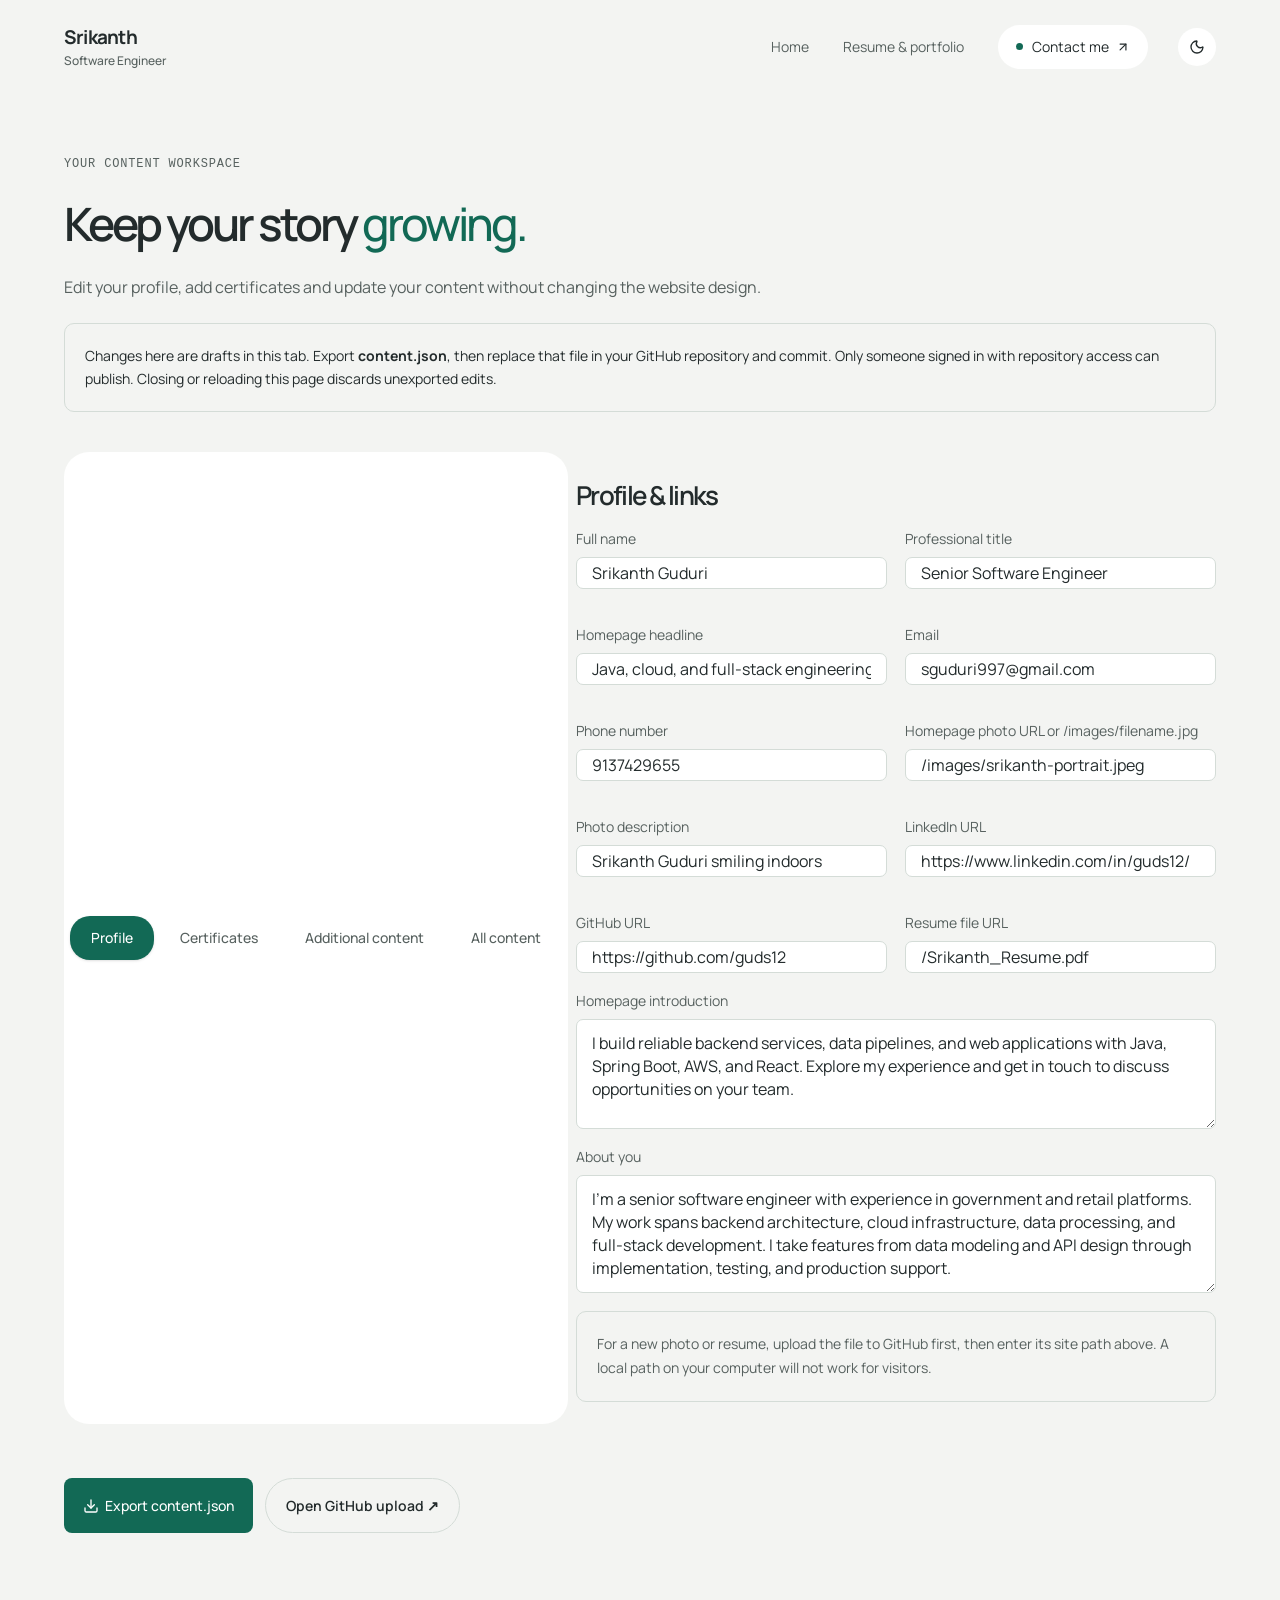
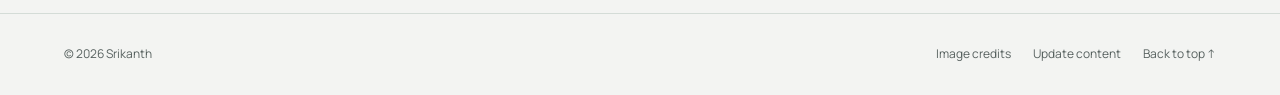
<file: studio/index.html>
<!DOCTYPE html><html lang="en" data-theme="light"><head><meta charSet="utf-8"/><meta name="viewport" content="width=device-width, initial-scale=1"/><link rel="stylesheet" href="/_next/static/css/index.C2TPfK8z.css" data-rsc-css-href="/_next/static/css/index.C2TPfK8z.css" data-precedence="vite-rsc/importer-resources"/><link rel="modulepreload" fetchPriority="low" href="/_next/static/chunks/index-C1IQ6knG.js"/><script src="/_next/static/chunks/rolldown-runtime-C60lm6uB.js" type="module" async=""></script><script src="/_next/static/chunks/framework-D_rUT4EX.js" type="module" async=""></script><link rel="modulepreload" href="/_next/static/chunks/layout-segment-context-H3JHZX7n.js" crossorigin=""/><link rel="modulepreload" href="/_next/static/chunks/editor-CohV2QJT.js" crossorigin=""/><link rel="modulepreload" href="/_next/static/chunks/site-D364di9Q.js" crossorigin=""/><title>Update Content | Srikanth Guduri</title><meta name="description" content="Java, Spring Boot, cloud and full-stack engineering. Explore Srikanth Guduri’s experience, skills, and certifications."/><meta name="robots" content="noindex, nofollow"/><script>Object.assign(((self[Symbol.for("vinext.navigationRuntime")]??={bootstrap:{routeManifest:null},functions:{}}).bootstrap.rsc??={rsc:[]}),{params:{},nav:{"pathname":"/studio","searchParams":[]}})</script><link rel="modulepreload" href="/_next/static/chunks/index-C1IQ6knG.js" />
</head><body><div class="site-shell"><a class="skip" href="#main">Skip to content</a><header class="nav-wrap"><a href="/" class="logo" aria-label="Srikanth home">Srikanth<span class="brand-role">Software Engineer</span></a><nav aria-label="Main navigation"><a href="/">Home</a><a href="/portfolio/">Resume &amp; portfolio</a><a href="/#contact">Contact me <svg xmlns="http://www.w3.org/2000/svg" width="14" height="14" viewBox="0 0 24 24" fill="none" stroke="currentColor" stroke-width="2" stroke-linecap="round" stroke-linejoin="round" class="lucide lucide-arrow-up-right" aria-hidden="true"><path d="M7 7h10v10"></path><path d="M7 17 17 7"></path></svg></a></nav><button type="button" tabindex="0" data-slot="button" aria-label="Switch to dark theme" class="group/button inline-flex shrink-0 items-center justify-center rounded-lg border border-transparent bg-clip-padding text-sm font-medium whitespace-nowrap transition-all outline-none select-none focus-visible:border-ring focus-visible:ring-3 focus-visible:ring-ring/50 active:not-aria-[haspopup]:translate-y-px disabled:pointer-events-none disabled:opacity-50 aria-invalid:border-destructive aria-invalid:ring-3 aria-invalid:ring-destructive/20 dark:aria-invalid:border-destructive/50 dark:aria-invalid:ring-destructive/40 [&amp;_svg]:pointer-events-none [&amp;_svg]:shrink-0 [&amp;_svg:not([class*=&#x27;size-&#x27;])]:size-4 hover:bg-muted hover:text-foreground aria-expanded:bg-muted aria-expanded:text-foreground dark:hover:bg-muted/50 h-8 gap-1.5 px-2.5 has-data-[icon=inline-end]:pr-2 has-data-[icon=inline-start]:pl-2 theme-button"><svg xmlns="http://www.w3.org/2000/svg" width="18" height="18" viewBox="0 0 24 24" fill="none" stroke="currentColor" stroke-width="2" stroke-linecap="round" stroke-linejoin="round" class="lucide lucide-moon" aria-hidden="true"><path d="M20.985 12.486a9 9 0 1 1-9.473-9.472c.405-.022.617.46.402.803a6 6 0 0 0 8.268 8.268c.344-.215.825-.004.803.401"></path></svg></button></header><main id="main" class="studio shell"><p class="eyebrow">YOUR CONTENT WORKSPACE</p><h1>Keep your story <em>growing.</em></h1><p>Edit your profile, add certificates and update your content without changing the website design.</p><div class="studio-note">Changes here are drafts in this tab. Export <strong>content.json</strong>, then replace that file in your GitHub repository and commit. Only someone signed in with repository access can publish. Closing or reloading this page discards unexported edits.</div><div data-orientation="horizontal" data-activation-direction="none" data-slot="tabs" class="group/tabs flex gap-2 data-horizontal:flex-col skill-tabs"><div data-orientation="horizontal" data-activation-direction="none" role="tablist" data-slot="tabs-list" data-variant="default" class="group/tabs-list inline-flex w-fit items-center justify-center rounded-lg p-[3px] text-muted-foreground group-data-horizontal/tabs:h-8 group-data-vertical/tabs:h-fit group-data-vertical/tabs:flex-col data-[variant=line]:rounded-none bg-muted skill-tab-list"><button type="button" data-active="" data-orientation="horizontal" data-activation-direction="none" aria-disabled="false" tabindex="-1" role="tab" aria-selected="true" id="base-ui-_R_2ddi_" data-composite-item-active="" data-slot="tabs-trigger" class="relative inline-flex h-[calc(100%-1px)] flex-1 items-center justify-center gap-1.5 rounded-md border border-transparent px-1.5 py-0.5 text-sm font-medium whitespace-nowrap text-foreground/60 transition-all group-data-vertical/tabs:w-full group-data-vertical/tabs:justify-start hover:text-foreground focus-visible:border-ring focus-visible:ring-[3px] focus-visible:ring-ring/50 focus-visible:outline-1 focus-visible:outline-ring disabled:pointer-events-none disabled:opacity-50 has-data-[icon=inline-end]:pr-1 has-data-[icon=inline-start]:pl-1 aria-disabled:pointer-events-none aria-disabled:opacity-50 dark:text-muted-foreground dark:hover:text-foreground group-data-[variant=default]/tabs-list:data-active:shadow-sm group-data-[variant=line]/tabs-list:data-active:shadow-none [&amp;_svg]:pointer-events-none [&amp;_svg]:shrink-0 [&amp;_svg:not([class*=&#x27;size-&#x27;])]:size-4 group-data-[variant=line]/tabs-list:bg-transparent group-data-[variant=line]/tabs-list:data-active:bg-transparent dark:group-data-[variant=line]/tabs-list:data-active:border-transparent dark:group-data-[variant=line]/tabs-list:data-active:bg-transparent data-active:bg-background data-active:text-foreground dark:data-active:border-input dark:data-active:bg-input/30 dark:data-active:text-foreground after:absolute after:bg-foreground after:opacity-0 after:transition-opacity group-data-horizontal/tabs:after:inset-x-0 group-data-horizontal/tabs:after:bottom-[-5px] group-data-horizontal/tabs:after:h-0.5 group-data-vertical/tabs:after:inset-y-0 group-data-vertical/tabs:after:-right-1 group-data-vertical/tabs:after:w-0.5 group-data-[variant=line]/tabs-list:data-active:after:opacity-100 skill-tab">Profile</button><button type="button" data-orientation="horizontal" data-activation-direction="none" aria-disabled="false" tabindex="-1" role="tab" aria-selected="false" id="base-ui-_R_4ddi_" data-slot="tabs-trigger" class="relative inline-flex h-[calc(100%-1px)] flex-1 items-center justify-center gap-1.5 rounded-md border border-transparent px-1.5 py-0.5 text-sm font-medium whitespace-nowrap text-foreground/60 transition-all group-data-vertical/tabs:w-full group-data-vertical/tabs:justify-start hover:text-foreground focus-visible:border-ring focus-visible:ring-[3px] focus-visible:ring-ring/50 focus-visible:outline-1 focus-visible:outline-ring disabled:pointer-events-none disabled:opacity-50 has-data-[icon=inline-end]:pr-1 has-data-[icon=inline-start]:pl-1 aria-disabled:pointer-events-none aria-disabled:opacity-50 dark:text-muted-foreground dark:hover:text-foreground group-data-[variant=default]/tabs-list:data-active:shadow-sm group-data-[variant=line]/tabs-list:data-active:shadow-none [&amp;_svg]:pointer-events-none [&amp;_svg]:shrink-0 [&amp;_svg:not([class*=&#x27;size-&#x27;])]:size-4 group-data-[variant=line]/tabs-list:bg-transparent group-data-[variant=line]/tabs-list:data-active:bg-transparent dark:group-data-[variant=line]/tabs-list:data-active:border-transparent dark:group-data-[variant=line]/tabs-list:data-active:bg-transparent data-active:bg-background data-active:text-foreground dark:data-active:border-input dark:data-active:bg-input/30 dark:data-active:text-foreground after:absolute after:bg-foreground after:opacity-0 after:transition-opacity group-data-horizontal/tabs:after:inset-x-0 group-data-horizontal/tabs:after:bottom-[-5px] group-data-horizontal/tabs:after:h-0.5 group-data-vertical/tabs:after:inset-y-0 group-data-vertical/tabs:after:-right-1 group-data-vertical/tabs:after:w-0.5 group-data-[variant=line]/tabs-list:data-active:after:opacity-100 skill-tab">Certificates</button><button type="button" data-orientation="horizontal" data-activation-direction="none" aria-disabled="false" tabindex="-1" role="tab" aria-selected="false" id="base-ui-_R_6ddi_" data-slot="tabs-trigger" class="relative inline-flex h-[calc(100%-1px)] flex-1 items-center justify-center gap-1.5 rounded-md border border-transparent px-1.5 py-0.5 text-sm font-medium whitespace-nowrap text-foreground/60 transition-all group-data-vertical/tabs:w-full group-data-vertical/tabs:justify-start hover:text-foreground focus-visible:border-ring focus-visible:ring-[3px] focus-visible:ring-ring/50 focus-visible:outline-1 focus-visible:outline-ring disabled:pointer-events-none disabled:opacity-50 has-data-[icon=inline-end]:pr-1 has-data-[icon=inline-start]:pl-1 aria-disabled:pointer-events-none aria-disabled:opacity-50 dark:text-muted-foreground dark:hover:text-foreground group-data-[variant=default]/tabs-list:data-active:shadow-sm group-data-[variant=line]/tabs-list:data-active:shadow-none [&amp;_svg]:pointer-events-none [&amp;_svg]:shrink-0 [&amp;_svg:not([class*=&#x27;size-&#x27;])]:size-4 group-data-[variant=line]/tabs-list:bg-transparent group-data-[variant=line]/tabs-list:data-active:bg-transparent dark:group-data-[variant=line]/tabs-list:data-active:border-transparent dark:group-data-[variant=line]/tabs-list:data-active:bg-transparent data-active:bg-background data-active:text-foreground dark:data-active:border-input dark:data-active:bg-input/30 dark:data-active:text-foreground after:absolute after:bg-foreground after:opacity-0 after:transition-opacity group-data-horizontal/tabs:after:inset-x-0 group-data-horizontal/tabs:after:bottom-[-5px] group-data-horizontal/tabs:after:h-0.5 group-data-vertical/tabs:after:inset-y-0 group-data-vertical/tabs:after:-right-1 group-data-vertical/tabs:after:w-0.5 group-data-[variant=line]/tabs-list:data-active:after:opacity-100 skill-tab">Additional content</button><button type="button" data-orientation="horizontal" data-activation-direction="none" aria-disabled="false" tabindex="-1" role="tab" aria-selected="false" id="base-ui-_R_8ddi_" data-slot="tabs-trigger" class="relative inline-flex h-[calc(100%-1px)] flex-1 items-center justify-center gap-1.5 rounded-md border border-transparent px-1.5 py-0.5 text-sm font-medium whitespace-nowrap text-foreground/60 transition-all group-data-vertical/tabs:w-full group-data-vertical/tabs:justify-start hover:text-foreground focus-visible:border-ring focus-visible:ring-[3px] focus-visible:ring-ring/50 focus-visible:outline-1 focus-visible:outline-ring disabled:pointer-events-none disabled:opacity-50 has-data-[icon=inline-end]:pr-1 has-data-[icon=inline-start]:pl-1 aria-disabled:pointer-events-none aria-disabled:opacity-50 dark:text-muted-foreground dark:hover:text-foreground group-data-[variant=default]/tabs-list:data-active:shadow-sm group-data-[variant=line]/tabs-list:data-active:shadow-none [&amp;_svg]:pointer-events-none [&amp;_svg]:shrink-0 [&amp;_svg:not([class*=&#x27;size-&#x27;])]:size-4 group-data-[variant=line]/tabs-list:bg-transparent group-data-[variant=line]/tabs-list:data-active:bg-transparent dark:group-data-[variant=line]/tabs-list:data-active:border-transparent dark:group-data-[variant=line]/tabs-list:data-active:bg-transparent data-active:bg-background data-active:text-foreground dark:data-active:border-input dark:data-active:bg-input/30 dark:data-active:text-foreground after:absolute after:bg-foreground after:opacity-0 after:transition-opacity group-data-horizontal/tabs:after:inset-x-0 group-data-horizontal/tabs:after:bottom-[-5px] group-data-horizontal/tabs:after:h-0.5 group-data-vertical/tabs:after:inset-y-0 group-data-vertical/tabs:after:-right-1 group-data-vertical/tabs:after:w-0.5 group-data-[variant=line]/tabs-list:data-active:after:opacity-100 skill-tab">All content</button></div><div data-orientation="horizontal" data-activation-direction="none" id="base-ui-_R_ldi_" role="tabpanel" tabindex="0" data-index="-1" data-slot="tabs-content" class="flex-1 text-sm outline-none"><h2>Profile &amp; links</h2><div class="field-grid"><label>Full name<input id="base-ui-_R_11aldi_" data-slot="input" class="h-8 w-full min-w-0 rounded-lg border border-input bg-transparent px-2.5 py-1 text-base transition-colors outline-none file:inline-flex file:h-6 file:border-0 file:bg-transparent file:text-sm file:font-medium file:text-foreground placeholder:text-muted-foreground focus-visible:border-ring focus-visible:ring-3 focus-visible:ring-ring/50 disabled:pointer-events-none disabled:cursor-not-allowed disabled:bg-input/50 disabled:opacity-50 aria-invalid:border-destructive aria-invalid:ring-3 aria-invalid:ring-destructive/20 md:text-sm dark:bg-input/30 dark:disabled:bg-input/80 dark:aria-invalid:border-destructive/50 dark:aria-invalid:ring-destructive/40" value="Srikanth Guduri"/></label><label>Professional title<input id="base-ui-_R_12aldi_" data-slot="input" class="h-8 w-full min-w-0 rounded-lg border border-input bg-transparent px-2.5 py-1 text-base transition-colors outline-none file:inline-flex file:h-6 file:border-0 file:bg-transparent file:text-sm file:font-medium file:text-foreground placeholder:text-muted-foreground focus-visible:border-ring focus-visible:ring-3 focus-visible:ring-ring/50 disabled:pointer-events-none disabled:cursor-not-allowed disabled:bg-input/50 disabled:opacity-50 aria-invalid:border-destructive aria-invalid:ring-3 aria-invalid:ring-destructive/20 md:text-sm dark:bg-input/30 dark:disabled:bg-input/80 dark:aria-invalid:border-destructive/50 dark:aria-invalid:ring-destructive/40" value="Senior Software Engineer"/></label><label>Homepage headline<input id="base-ui-_R_13aldi_" data-slot="input" class="h-8 w-full min-w-0 rounded-lg border border-input bg-transparent px-2.5 py-1 text-base transition-colors outline-none file:inline-flex file:h-6 file:border-0 file:bg-transparent file:text-sm file:font-medium file:text-foreground placeholder:text-muted-foreground focus-visible:border-ring focus-visible:ring-3 focus-visible:ring-ring/50 disabled:pointer-events-none disabled:cursor-not-allowed disabled:bg-input/50 disabled:opacity-50 aria-invalid:border-destructive aria-invalid:ring-3 aria-invalid:ring-destructive/20 md:text-sm dark:bg-input/30 dark:disabled:bg-input/80 dark:aria-invalid:border-destructive/50 dark:aria-invalid:ring-destructive/40" value="Java, cloud, and full-stack engineering."/></label><label>Email<input id="base-ui-_R_14aldi_" data-slot="input" class="h-8 w-full min-w-0 rounded-lg border border-input bg-transparent px-2.5 py-1 text-base transition-colors outline-none file:inline-flex file:h-6 file:border-0 file:bg-transparent file:text-sm file:font-medium file:text-foreground placeholder:text-muted-foreground focus-visible:border-ring focus-visible:ring-3 focus-visible:ring-ring/50 disabled:pointer-events-none disabled:cursor-not-allowed disabled:bg-input/50 disabled:opacity-50 aria-invalid:border-destructive aria-invalid:ring-3 aria-invalid:ring-destructive/20 md:text-sm dark:bg-input/30 dark:disabled:bg-input/80 dark:aria-invalid:border-destructive/50 dark:aria-invalid:ring-destructive/40" value="sguduri997@gmail.com"/></label><label>Phone number<input id="base-ui-_R_15aldi_" data-slot="input" class="h-8 w-full min-w-0 rounded-lg border border-input bg-transparent px-2.5 py-1 text-base transition-colors outline-none file:inline-flex file:h-6 file:border-0 file:bg-transparent file:text-sm file:font-medium file:text-foreground placeholder:text-muted-foreground focus-visible:border-ring focus-visible:ring-3 focus-visible:ring-ring/50 disabled:pointer-events-none disabled:cursor-not-allowed disabled:bg-input/50 disabled:opacity-50 aria-invalid:border-destructive aria-invalid:ring-3 aria-invalid:ring-destructive/20 md:text-sm dark:bg-input/30 dark:disabled:bg-input/80 dark:aria-invalid:border-destructive/50 dark:aria-invalid:ring-destructive/40" value="9137429655"/></label><label>Homepage photo URL or /images/filename.jpg<input id="base-ui-_R_16aldi_" data-slot="input" class="h-8 w-full min-w-0 rounded-lg border border-input bg-transparent px-2.5 py-1 text-base transition-colors outline-none file:inline-flex file:h-6 file:border-0 file:bg-transparent file:text-sm file:font-medium file:text-foreground placeholder:text-muted-foreground focus-visible:border-ring focus-visible:ring-3 focus-visible:ring-ring/50 disabled:pointer-events-none disabled:cursor-not-allowed disabled:bg-input/50 disabled:opacity-50 aria-invalid:border-destructive aria-invalid:ring-3 aria-invalid:ring-destructive/20 md:text-sm dark:bg-input/30 dark:disabled:bg-input/80 dark:aria-invalid:border-destructive/50 dark:aria-invalid:ring-destructive/40" value="/images/srikanth-portrait.jpeg"/></label><label>Photo description<input id="base-ui-_R_17aldi_" data-slot="input" class="h-8 w-full min-w-0 rounded-lg border border-input bg-transparent px-2.5 py-1 text-base transition-colors outline-none file:inline-flex file:h-6 file:border-0 file:bg-transparent file:text-sm file:font-medium file:text-foreground placeholder:text-muted-foreground focus-visible:border-ring focus-visible:ring-3 focus-visible:ring-ring/50 disabled:pointer-events-none disabled:cursor-not-allowed disabled:bg-input/50 disabled:opacity-50 aria-invalid:border-destructive aria-invalid:ring-3 aria-invalid:ring-destructive/20 md:text-sm dark:bg-input/30 dark:disabled:bg-input/80 dark:aria-invalid:border-destructive/50 dark:aria-invalid:ring-destructive/40" value="Srikanth Guduri smiling indoors"/></label><label>LinkedIn URL<input id="base-ui-_R_18aldi_" data-slot="input" class="h-8 w-full min-w-0 rounded-lg border border-input bg-transparent px-2.5 py-1 text-base transition-colors outline-none file:inline-flex file:h-6 file:border-0 file:bg-transparent file:text-sm file:font-medium file:text-foreground placeholder:text-muted-foreground focus-visible:border-ring focus-visible:ring-3 focus-visible:ring-ring/50 disabled:pointer-events-none disabled:cursor-not-allowed disabled:bg-input/50 disabled:opacity-50 aria-invalid:border-destructive aria-invalid:ring-3 aria-invalid:ring-destructive/20 md:text-sm dark:bg-input/30 dark:disabled:bg-input/80 dark:aria-invalid:border-destructive/50 dark:aria-invalid:ring-destructive/40" value="https://www.linkedin.com/in/guds12/"/></label><label>GitHub URL<input id="base-ui-_R_19aldi_" data-slot="input" class="h-8 w-full min-w-0 rounded-lg border border-input bg-transparent px-2.5 py-1 text-base transition-colors outline-none file:inline-flex file:h-6 file:border-0 file:bg-transparent file:text-sm file:font-medium file:text-foreground placeholder:text-muted-foreground focus-visible:border-ring focus-visible:ring-3 focus-visible:ring-ring/50 disabled:pointer-events-none disabled:cursor-not-allowed disabled:bg-input/50 disabled:opacity-50 aria-invalid:border-destructive aria-invalid:ring-3 aria-invalid:ring-destructive/20 md:text-sm dark:bg-input/30 dark:disabled:bg-input/80 dark:aria-invalid:border-destructive/50 dark:aria-invalid:ring-destructive/40" value="https://github.com/guds12"/></label><label>Resume file URL<input id="base-ui-_R_1aaldi_" data-slot="input" class="h-8 w-full min-w-0 rounded-lg border border-input bg-transparent px-2.5 py-1 text-base transition-colors outline-none file:inline-flex file:h-6 file:border-0 file:bg-transparent file:text-sm file:font-medium file:text-foreground placeholder:text-muted-foreground focus-visible:border-ring focus-visible:ring-3 focus-visible:ring-ring/50 disabled:pointer-events-none disabled:cursor-not-allowed disabled:bg-input/50 disabled:opacity-50 aria-invalid:border-destructive aria-invalid:ring-3 aria-invalid:ring-destructive/20 md:text-sm dark:bg-input/30 dark:disabled:bg-input/80 dark:aria-invalid:border-destructive/50 dark:aria-invalid:ring-destructive/40" value="/Srikanth_Resume.pdf"/></label></div><label>Homepage introduction<textarea data-slot="textarea" class="flex field-sizing-content min-h-16 w-full rounded-lg border border-input bg-transparent px-2.5 py-2 text-base transition-colors outline-none placeholder:text-muted-foreground focus-visible:border-ring focus-visible:ring-3 focus-visible:ring-ring/50 disabled:cursor-not-allowed disabled:bg-input/50 disabled:opacity-50 aria-invalid:border-destructive aria-invalid:ring-3 aria-invalid:ring-destructive/20 md:text-sm dark:bg-input/30 dark:disabled:bg-input/80 dark:aria-invalid:border-destructive/50 dark:aria-invalid:ring-destructive/40">I build reliable backend services, data pipelines, and web applications with Java, Spring Boot, AWS, and React. Explore my experience and get in touch to discuss opportunities on your team.</textarea></label><label>About you<textarea data-slot="textarea" class="flex field-sizing-content min-h-16 w-full rounded-lg border border-input bg-transparent px-2.5 py-2 text-base transition-colors outline-none placeholder:text-muted-foreground focus-visible:border-ring focus-visible:ring-3 focus-visible:ring-ring/50 disabled:cursor-not-allowed disabled:bg-input/50 disabled:opacity-50 aria-invalid:border-destructive aria-invalid:ring-3 aria-invalid:ring-destructive/20 md:text-sm dark:bg-input/30 dark:disabled:bg-input/80 dark:aria-invalid:border-destructive/50 dark:aria-invalid:ring-destructive/40">I’m a senior software engineer with experience in government and retail platforms. My work spans backend architecture, cloud infrastructure, data processing, and full-stack development. I take features from data modeling and API design through implementation, testing, and production support.</textarea></label><p class="studio-note">For a new photo or resume, upload the file to GitHub first, then enter its site path above. A local path on your computer will not work for visitors.</p></div></div><div class="studio-status" role="status"></div><div class="studio-actions"><button type="button" tabindex="0" data-slot="button" class="group/button inline-flex shrink-0 items-center justify-center rounded-lg border border-transparent bg-clip-padding text-sm font-medium whitespace-nowrap transition-all outline-none select-none focus-visible:border-ring focus-visible:ring-3 focus-visible:ring-ring/50 active:not-aria-[haspopup]:translate-y-px disabled:pointer-events-none disabled:opacity-50 aria-invalid:border-destructive aria-invalid:ring-3 aria-invalid:ring-destructive/20 dark:aria-invalid:border-destructive/50 dark:aria-invalid:ring-destructive/40 [&amp;_svg]:pointer-events-none [&amp;_svg]:shrink-0 [&amp;_svg:not([class*=&#x27;size-&#x27;])]:size-4 bg-primary text-primary-foreground hover:bg-primary/80 h-8 gap-1.5 px-2.5 has-data-[icon=inline-end]:pr-2 has-data-[icon=inline-start]:pl-2 edit-button"><svg xmlns="http://www.w3.org/2000/svg" width="17" height="17" viewBox="0 0 24 24" fill="none" stroke="currentColor" stroke-width="2" stroke-linecap="round" stroke-linejoin="round" class="lucide lucide-download" aria-hidden="true"><path d="M12 15V3"></path><path d="M21 15v4a2 2 0 0 1-2 2H5a2 2 0 0 1-2-2v-4"></path><path d="m7 10 5 5 5-5"></path></svg>Export content.json</button><a class="pill" style="border:1px solid var(--border)" href="https://github.com/guds12/guds12.github.io/upload/main" target="_blank" rel="noopener noreferrer">Open GitHub upload ↗</a></div></main><footer class="footer shell"><span>© <!-- -->2026<!-- --> <!-- -->Srikanth</span><div><a href="/credits/">Image credits</a><a href="/studio/">Update content</a><a href="#main">Back to top ↑</a></div></footer></div><script type="module" src="/_next/static/chunks/index-C1IQ6knG.js" id="_R_" async=""></script><script>((self[Symbol.for("vinext.navigationRuntime")]??={bootstrap:{routeManifest:null},functions:{}}).bootstrap.rsc??={rsc:[]}).rsc.push("2:I[\"8c0f216c4604\",[],\"Children\",1]\n")</script><script>((self[Symbol.for("vinext.navigationRuntime")]??={bootstrap:{routeManifest:null},functions:{}}).bootstrap.rsc??={rsc:[]}).rsc.push("3:I[\"593f344dc510\",[],\"GlobalErrorBoundary\",1]\n")</script><script>((self[Symbol.for("vinext.navigationRuntime")]??={bootstrap:{routeManifest:null},functions:{}}).bootstrap.rsc??={rsc:[]}).rsc.push("4:I[\"0b874ad30386\",[],\"default\",1]\n")</script><script>((self[Symbol.for("vinext.navigationRuntime")]??={bootstrap:{routeManifest:null},functions:{}}).bootstrap.rsc??={rsc:[]}).rsc.push("5:I[\"593f344dc510\",[],\"ErrorBoundary\",1]\n")</script><script>((self[Symbol.for("vinext.navigationRuntime")]??={bootstrap:{routeManifest:null},functions:{}}).bootstrap.rsc??={rsc:[]}).rsc.push("6:I[\"15c18cfaeeff\",[],\"LayoutSegmentProvider\",1]\n")</script><script>((self[Symbol.for("vinext.navigationRuntime")]??={bootstrap:{routeManifest:null},functions:{}}).bootstrap.rsc??={rsc:[]}).rsc.push("7:I[\"8c0f216c4604\",[],\"Slot\",1]\n")</script><script>((self[Symbol.for("vinext.navigationRuntime")]??={bootstrap:{routeManifest:null},functions:{}}).bootstrap.rsc??={rsc:[]}).rsc.push("8:I[\"593f344dc510\",[],\"NotFoundBoundary\",1]\n")</script><script>((self[Symbol.for("vinext.navigationRuntime")]??={bootstrap:{routeManifest:null},functions:{}}).bootstrap.rsc??={rsc:[]}).rsc.push("9:I[\"9276801271d6\",[],\"AppRouterScrollTarget\",1]\n")</script><script>((self[Symbol.for("vinext.navigationRuntime")]??={bootstrap:{routeManifest:null},functions:{}}).bootstrap.rsc??={rsc:[]}).rsc.push("a:I[\"593f344dc510\",[],\"RedirectBoundary\",1]\n")</script><script>((self[Symbol.for("vinext.navigationRuntime")]??={bootstrap:{routeManifest:null},functions:{}}).bootstrap.rsc??={rsc:[]}).rsc.push(":HL[\"/_next/static/css/index.C2TPfK8z.css\",\"style\"     ]\n")</script><script>((self[Symbol.for("vinext.navigationRuntime")]??={bootstrap:{routeManifest:null},functions:{}}).bootstrap.rsc??={rsc:[]}).rsc.push("0:{\"page:/studio\":\"$L1\",\"layout:/\":[[[\"$\",\"link\",\"css:/_next/static/css/index.C2TPfK8z.css\",{\"rel\":\"stylesheet\",\"precedence\":\"vite-rsc/importer-resources\",\"href\":\"/_next/static/css/index.C2TPfK8z.css\",\"data-rsc-css-href\":\"/_next/static/css/index.C2TPfK8z.css\"}],\"$undefined\"],[\"$\",\"html\",null,{\"lang\":\"en\",\"data-theme\":\"light\",\"children\":[\"$\",\"body\",null,{\"children\":[\"$\",\"$L2\",null,{}]}]}]],\"route:/studio\":[[[\"$\",\"meta\",null,{\"charSet\":\"utf-8\"}],[[\"$\",\"title\",\"0\",{\"children\":\"Update Content | Srikanth Guduri\"}],[\"$\",\"meta\",\"1\",{\"name\":\"description\",\"content\":\"Java, Spring Boot, cloud and full-stack engineering. Explore Srikanth Guduri’s experience, skills, and certifications.\"}],[\"$\",\"meta\",\"2\",{\"name\":\"robots\",\"content\":\"noindex, nofollow\"}]],[[\"$\",\"meta\",\"0\",{\"name\":\"viewport\",\"content\":\"width=device-width, initial-scale=1\"}]]],[\"$\",\"$L3\",null,{\"fallback\":\"$4\",\"children\":[\"$\",\"$L5\",null,{\"fallback\":\"$4\",\"children\":[\"$\",\"$L6\",null,{\"providerId\":\"layout:/\",\"segmentMap\":{\"children\":[\"studio\"]},\"children\":[\"$\",\"$L7\",null,{\"id\":\"layout:/\",\"parallelSlots\":\"$undefined\",\"children\":[\"$\",\"$L8\",null,{\"resetKey\":\"studio\",\"fallback\":[[\"$\",\"title\",null,{\"children\":\"404: This page could not be found.\"}],[\"$\",\"div\",null,{\"style\":{\"fontFamily\":\"system-ui,\\\"Segoe UI\\\",Roboto,Helvetica,Arial,sans-serif,\\\"Apple Color Emoji\\\",\\\"Segoe UI Emoji\\\"\",\"height\":\"100vh\",\"textAlign\":\"center\",\"display\":\"flex\",\"flexDirection\":\"column\",\"alignItems\":\"center\",\"justifyContent\":\"center\"},\"children\":[\"$\",\"div\",null,{\"children\":[[\"$\",\"style\",null,{\"dangerouslySetInnerHTML\":{\"__html\":\"body{color:#000;background:#fff;margin:0}.next-error-h1{border-right:1px solid rgba(0,0,0,.3)}@media (prefers-color-scheme:dark){body{color:#fff;background:#000}.next-error-h1{border-right:1px solid rgba(255,255,255,.3)}}\"}}],[\"$\",\"h1\",null,{\"className\":\"next-error-h1\",\"style\":{\"display\":\"inline-block\",\"margin\":\"0 20px 0 0\",\"padding\":\"0 23px 0 0\",\"fontSize\":24,\"fontWeight\":500,\"verticalAlign\":\"top\",\"lineHeight\":\"49px\"},\"children\":404}],[\"$\",\"div\",null,{\"style\":{\"display\":\"inline-block\"},\"children\":[\"$\",\"h2\",null,{\"style\":{\"fontSize\":14,\"fontWeight\":400,\"lineHeight\":\"49px\",\"margin\":0},\"children\":\"This page could not be found.\"}]}]]}]}]],\"children\":[\"$\",\"$L9\",null,{\"children\":[\"$\",\"$La\",null,{\"children\":[[\"$\",\"$L6\",null,{\"providerId\":\"page:/studio\",\"segmentMap\":{\"children\":[\"__PAGE__\"]},\"children\":[\"$\",\"$L7\",null,{\"id\":\"page:/studio\"}]}],null]}]}]}]}]}]}]}],null,null],\"__route\":\"route:/studio\",\"__interceptionContext\":null,\"__layoutIds\":[\"layout:/\"],\"__rootLayout\":\"/\",\"__bfcacheSegmentIdentities\":{\"layout:/\":\"[\\\"layout\\\",\\\"layout:/\\\",\\\"root-boundary:/\\\",\\\"\\\"]\",\"page:/studio\":\"[\\\"page\\\",\\\"page:/studio\\\",\\\"root-boundary:/\\\",\\\"[\\\\\\\"studio\\\\\\\"]\\\"]\"},\"__srcPage\":[\"studio\",\"page\"],\"__layoutFlags\":{\"layout:/\":\"s\"},\"__artifactCompatibility\":{\"schemaVersion\":1,\"graphVersion\":\"app-route-graph:36ce22e7b5cf9bc8\",\"deploymentVersion\":\"35abd65b-67c8-4777-83f5-4603efa1cf53\",\"appElementsSchemaVersion\":1,\"rscPayloadSchemaVersion\":1,\"rootBoundaryId\":\"/\",\"renderEpoch\":null}}\n")</script><script>((self[Symbol.for("vinext.navigationRuntime")]??={bootstrap:{routeManifest:null},functions:{}}).bootstrap.rsc??={rsc:[]}).rsc.push("b:I[\"722e6ac0b2e5\",[],\"default\",1]\n")</script><script>((self[Symbol.for("vinext.navigationRuntime")]??={bootstrap:{routeManifest:null},functions:{}}).bootstrap.rsc??={rsc:[]}).rsc.push("1:[\"$\",\"$Lb\",null,{\"params\":\"$@c\",\"searchParams\":\"$@d\"}]\n")</script><script>((self[Symbol.for("vinext.navigationRuntime")]??={bootstrap:{routeManifest:null},functions:{}}).bootstrap.rsc??={rsc:[]}).rsc.push("c:{}\n")</script><script>((self[Symbol.for("vinext.navigationRuntime")]??={bootstrap:{routeManifest:null},functions:{}}).bootstrap.rsc??={rsc:[]}).rsc.push("d:{}\n")</script><script>Object.assign(((self[Symbol.for("vinext.navigationRuntime")]??={bootstrap:{routeManifest:null},functions:{}}).bootstrap.rsc??={rsc:[]}),{"initialCacheKind":"dynamic"});((self[Symbol.for("vinext.navigationRuntime")]??={bootstrap:{routeManifest:null},functions:{}}).bootstrap.rsc??={rsc:[]}).done=true</script></body></html>
</file>
